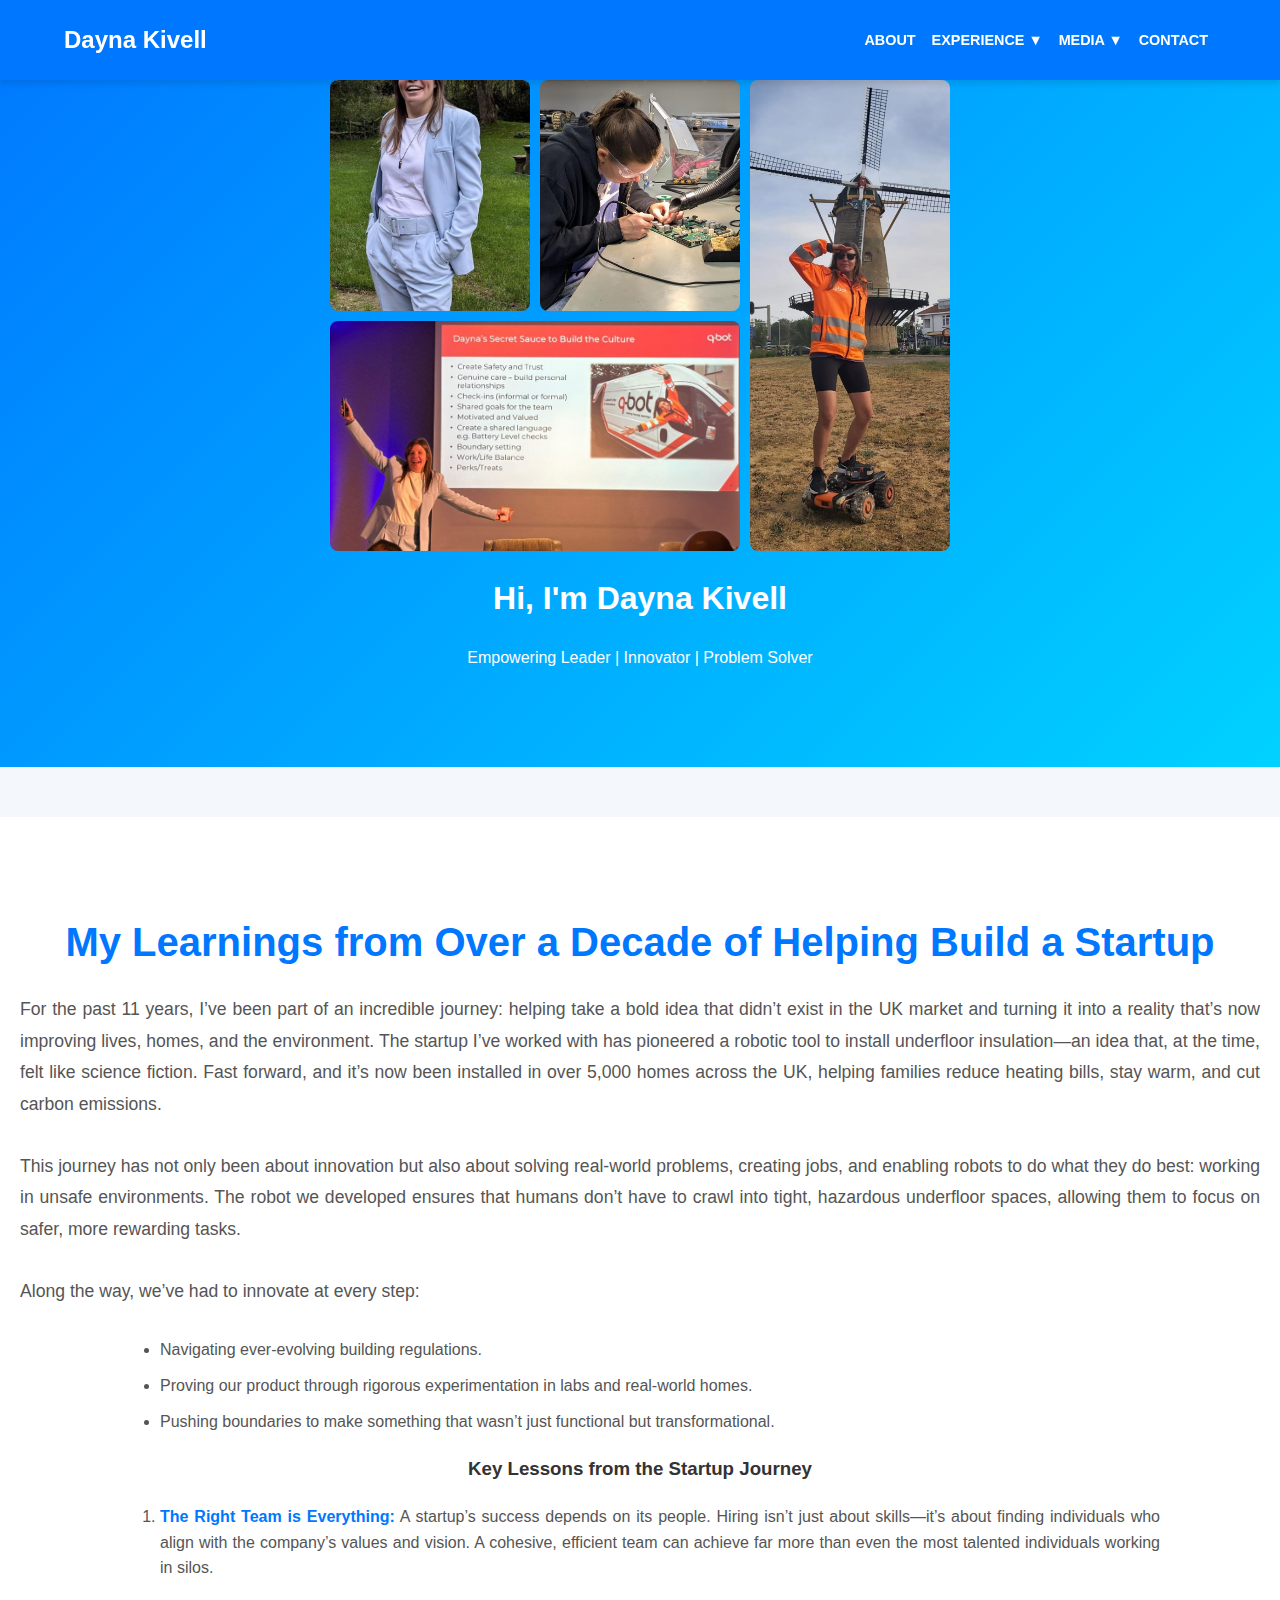
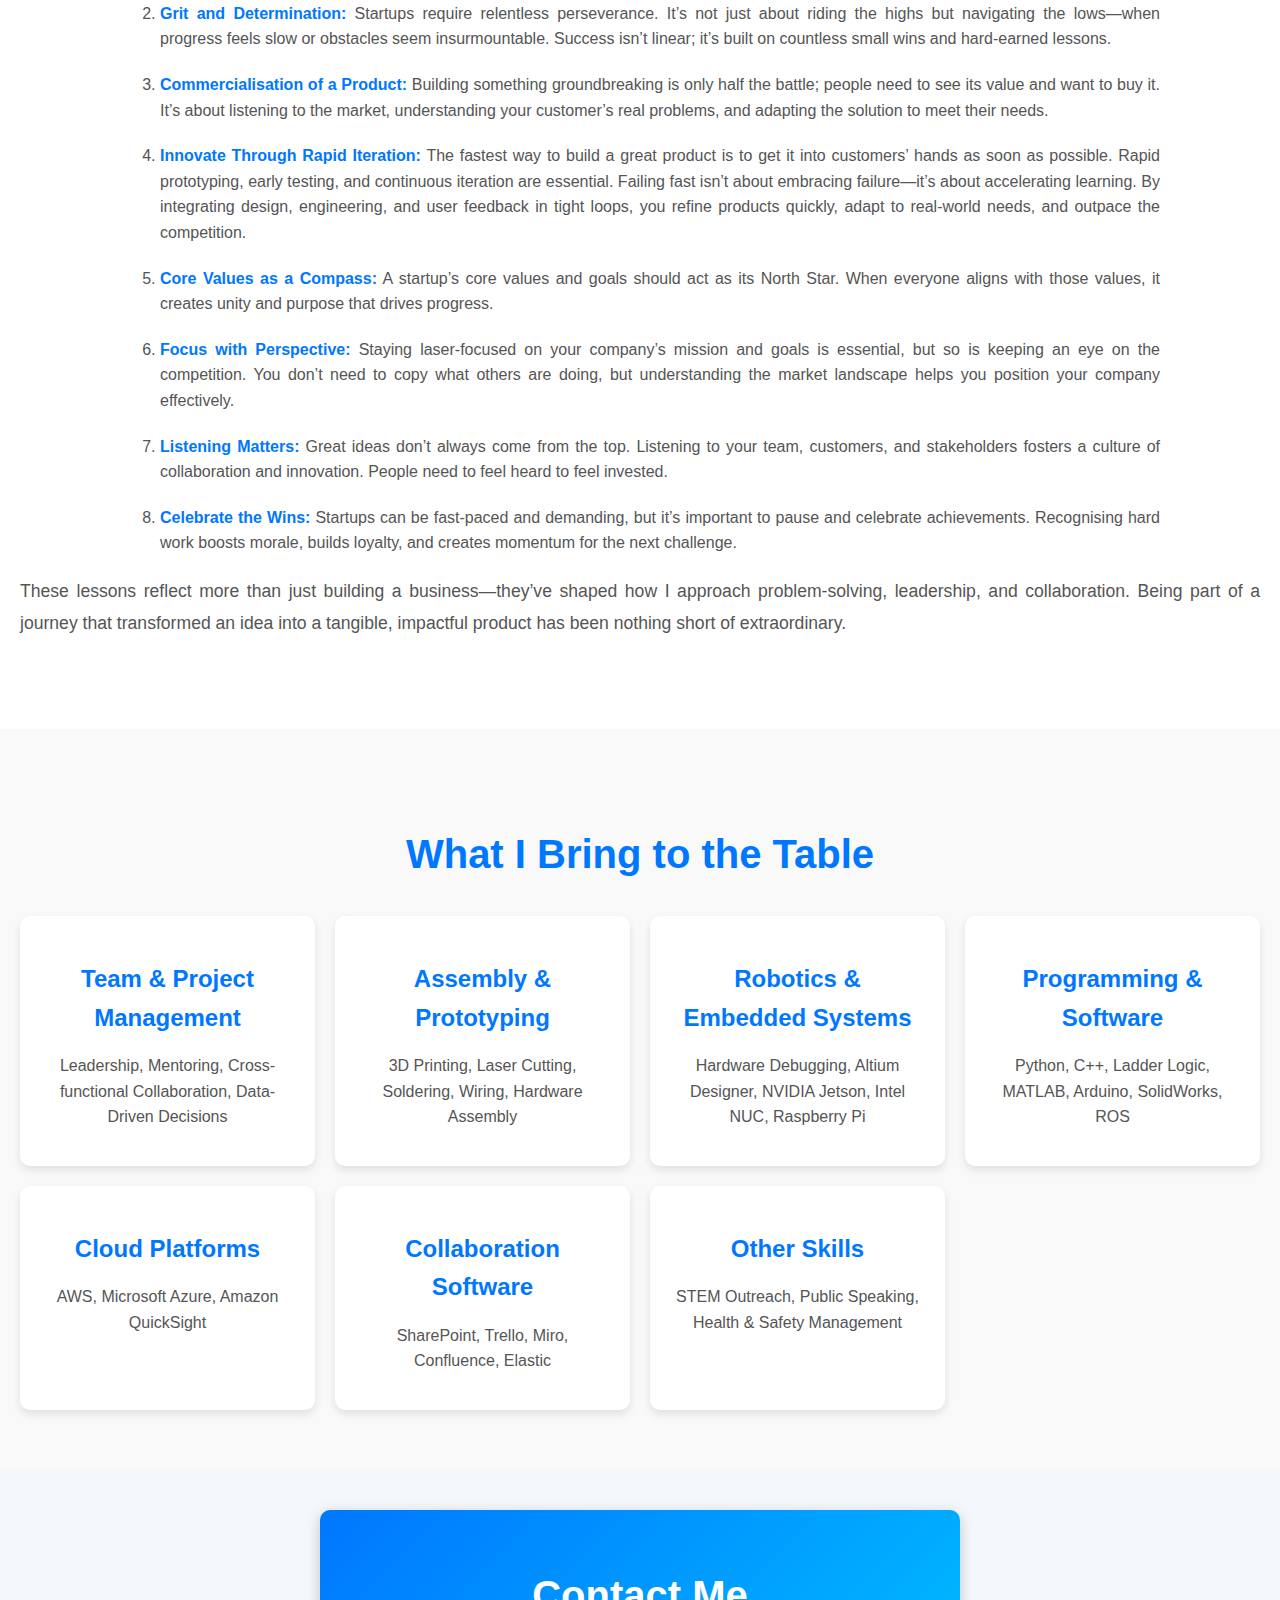
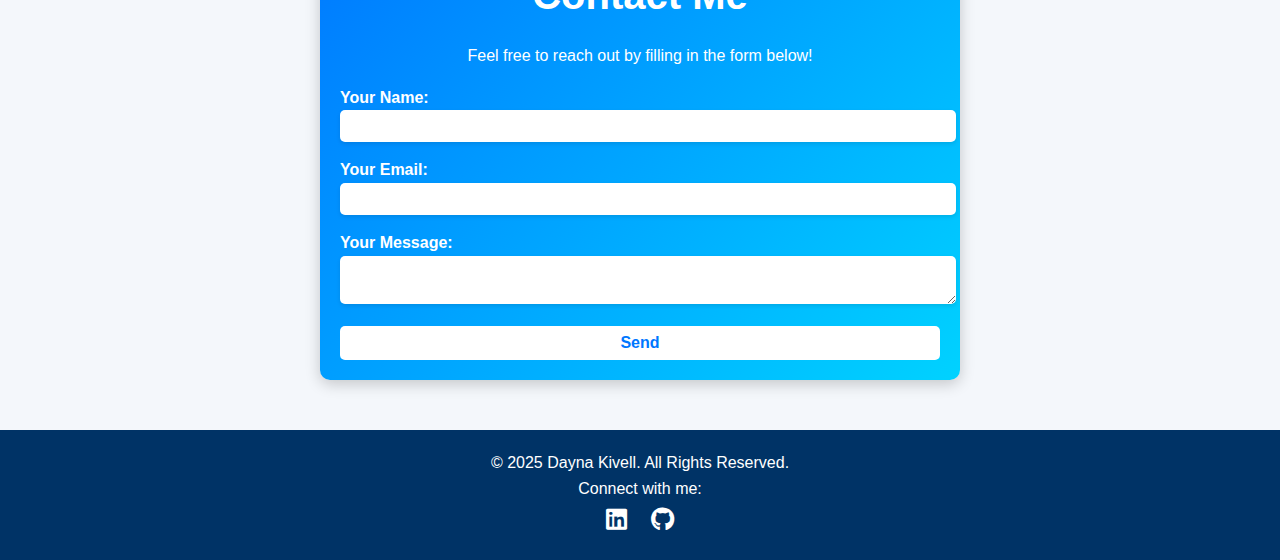
<file: index.html>
<!DOCTYPE html>
<html lang="en">

<!--file:///C:/Users/dayna/OneDrive/Documents/GitHub/DaynaKivell/index.html -->

<head>
  <meta charset="UTF-8">
  <meta name="viewport" content="width=device-width, initial-scale=1.0">
  <title>Your Portfolio</title>
  <link rel="stylesheet" href="styles.css">
  <link rel="icon" type="image/png" href="images/favicon.png">
  <link rel="stylesheet" href="https://cdnjs.cloudflare.com/ajax/libs/font-awesome/6.5.1/css/all.min.css">

  
</head>

<body>
  <header>
    <nav class="navbar">
      <div class="logo">
        <a href="index.html" class="logo-link">Dayna Kivell</a>
      </div>
      <!-- Hamburger Button -->
      <button class="hamburger" aria-label="Toggle navigation">
        <span class="bar"></span>
        <span class="bar"></span>
        <span class="bar"></span>
      </button>
      <!-- Navigation Links -->
      <ul class="nav-links">
        <li><a href="about.html">About</a></li>
        <li class="dropdown">
          <a href="experience.html" class="dropdown-link" data-toggle="dropdown">Experience <span class="dropdown-indicator">▼</span></a>
          <ul class="dropdown-menu">
            <li><a href="experience.html#leadership-and-team-development">Leadership & Team Development</a></li>
            <li><a href="experience.html#technical-innovation-prototyping">Technical Innovation & Prototyping</a></li>
            <li><a href="experience.html#engineering-intelligence">Engineering Intelligence & Operational Strategy</a></li>
            <li><a href="experience.html#outreach-and-stem-engagement">Inspiring the Next Generation: Outreach</a></li>
          </ul>
        </li>
        <li class="dropdown">
          <a href="videos.html" class="dropdown-link" data-toggle="dropdown">Media <span class="dropdown-indicator">▼</span></a>
          <ul class="dropdown-menu">
            <li><a href="videos.html#videos">Videos</a></li>
            <li><a href="videos.html#media-articles">Media Articles</a></li>
            <li><a href="videos.html#papers">Thesis & Papers</a></li>
          </ul>
        </li>
        <li><a href="#contact">Contact</a></li>
      </ul>
    </nav>
  </header>
  

  <main>
    <section id="hero">
      <div class="image-container">
    <img src="images/hero/field_service_EU.jpg" class="bottom">
    <img src="images/hero/Netherlands_installs.jpg" class="right">
    <img src="images/hero/pcb.jpg" class="top-right">
    <img src="images/hero/bio_image2.jpg" class="top-left">
      </div>
      <h1>Hi, I'm Dayna Kivell</h1>
      <p> Empowering Leader | Innovator  | Problem Solver</p> 
    </section>

    <section id="about">
      <h2>My Learnings from Over a Decade of Helping Build a Startup</h2>
      <p>For the past 11 years, I’ve been part of an incredible journey: helping take a bold idea that didn’t exist in the UK market and turning it into a reality that’s now improving lives, homes, and the environment. The startup I’ve worked with has pioneered a robotic tool to install underfloor insulation—an idea that, at the time, felt like science fiction. Fast forward, and it’s now been installed in over 5,000 homes across the UK, helping families reduce heating bills, stay warm, and cut carbon emissions.</p>

      <p>This journey has not only been about innovation but also about solving real-world problems, creating jobs, and enabling robots to do what they do best: working in unsafe environments. The robot we developed ensures that humans don’t have to crawl into tight, hazardous underfloor spaces, allowing them to focus on safer, more rewarding tasks.</p>

      <p> Along the way, we’ve had to innovate at every step:</p>
      <ul>
        <li>Navigating ever-evolving building regulations.</li>
        <li>Proving our product through rigorous experimentation in labs and real-world homes.</li>
        <li>Pushing boundaries to make something that wasn’t just functional but transformational.</li>
      </ul>

      <h3>Key Lessons from the Startup Journey</h3>
      <ol>
        <li><strong>The Right Team is Everything:</strong> A startup’s success depends on its people. Hiring isn’t just about skills—it’s about finding individuals who align with the company’s values and vision. A cohesive, efficient team can achieve far more than even the most talented individuals working in silos.</li>
        <li><strong>Grit and Determination:</strong> Startups require relentless perseverance. It’s not just about riding the highs but navigating the lows—when progress feels slow or obstacles seem insurmountable. Success isn’t linear; it’s built on countless small wins and hard-earned lessons.</li>
        <li><strong>Commercialisation of a Product:</strong> Building something groundbreaking is only half the battle; people need to see its value and want to buy it. It’s about listening to the market, understanding your customer’s real problems, and adapting the solution to meet their needs.</li>
        <li><strong>Innovate Through Rapid Iteration:</strong> The fastest way to build a great product is to get it into customers’ hands as soon as possible. Rapid prototyping, early testing, and continuous iteration are essential. Failing fast isn’t about embracing failure—it’s about accelerating learning. By integrating design, engineering, and user feedback in tight loops, you refine products quickly, adapt to real-world needs, and outpace the competition.</li>
        <li><strong>Core Values as a Compass:</strong> A startup’s core values and goals should act as its North Star. When everyone aligns with those values, it creates unity and purpose that drives progress.</li>
        <li><strong>Focus with Perspective:</strong> Staying laser-focused on your company’s mission and goals is essential, but so is keeping an eye on the competition. You don’t need to copy what others are doing, but understanding the market landscape helps you position your company effectively.</li>
        <li><strong>Listening Matters:</strong> Great ideas don’t always come from the top. Listening to your team, customers, and stakeholders fosters a culture of collaboration and innovation. People need to feel heard to feel invested.</li>
        <li><strong>Celebrate the Wins:</strong> Startups can be fast-paced and demanding, but it’s important to pause and celebrate achievements. Recognising hard work boosts morale, builds loyalty, and creates momentum for the next challenge.</li>
    </ol>

      <p>These lessons reflect more than just building a business—they’ve shaped how I approach problem-solving, leadership, and collaboration. Being part of a journey that transformed an idea into a tangible, impactful product has been nothing short of extraordinary.</p>
    </section>
  
    <section id="what-i-bring">
      <h2>What I Bring to the Table</h2>
      <div class="skills-grid">
        <div class="skill-item">
          <h3>Team & Project Management</h3>
          <p>Leadership, Mentoring, Cross-functional Collaboration, Data-Driven Decisions</p>
        </div>
        <div class="skill-item">
          <h3>Assembly & Prototyping</h3>
          <p>3D Printing, Laser Cutting, Soldering, Wiring, Hardware Assembly</p>
        </div>
        <div class="skill-item">
          <h3>Robotics & Embedded Systems</h3>
          <p>Hardware Debugging, Altium Designer, NVIDIA Jetson, Intel NUC, Raspberry Pi </p>
        </div>
        <div class="skill-item">
          <h3>Programming & Software</h3>
          <p>Python, C++, Ladder Logic, MATLAB, Arduino, SolidWorks, ROS</p>
        </div>
        <div class="skill-item">
          <h3>Cloud Platforms</h3>
          <p>AWS, Microsoft Azure, Amazon QuickSight</p>
        </div>
        <div class="skill-item">
          <h3>Collaboration Software</h3>
          <p>SharePoint, Trello, Miro, Confluence, Elastic</p>
        </div>
        <div class="skill-item">
          <h3>Other Skills</h3>
          <p>STEM Outreach, Public Speaking, Health & Safety Management</p>
        </div>
      </div>
    </section>
    
    
    

    <section id="contact">
      <h2>Contact Me</h2>
      <p>Feel free to reach out by filling in the form below!</p>
      <form action="https://formspree.io/f/mlddzlpn" method="POST">
        <label>Your Name:
          <input type="text" name="name" required>
        </label>
        <label>Your Email:
          <input type="email" name="email" required>
        </label>
        <label>Your Message:
          <textarea name="message" required></textarea>
        </label>
        <button type="submit">Send</button>
      </form>
    </section>

    </main>

  <footer>
    <p>© 2025 Dayna Kivell. All Rights Reserved.</p>
    <p>Connect with me:</p>
        <div class="social-links">
            <a href="https://linkedin.com/in/dayna-kivell-681b947b/" target="_blank"><i class="fab fa-linkedin"></i></a>
            <a href="https://github.com/DaynaKivell" target="_blank"><i class="fab fa-github"></i></a>
        </div>
  </footer>

  
  <script src="scripts.js"></script> <!-- JavaScript file to handle dropdown toggle -->

</body>

</html>
</file>
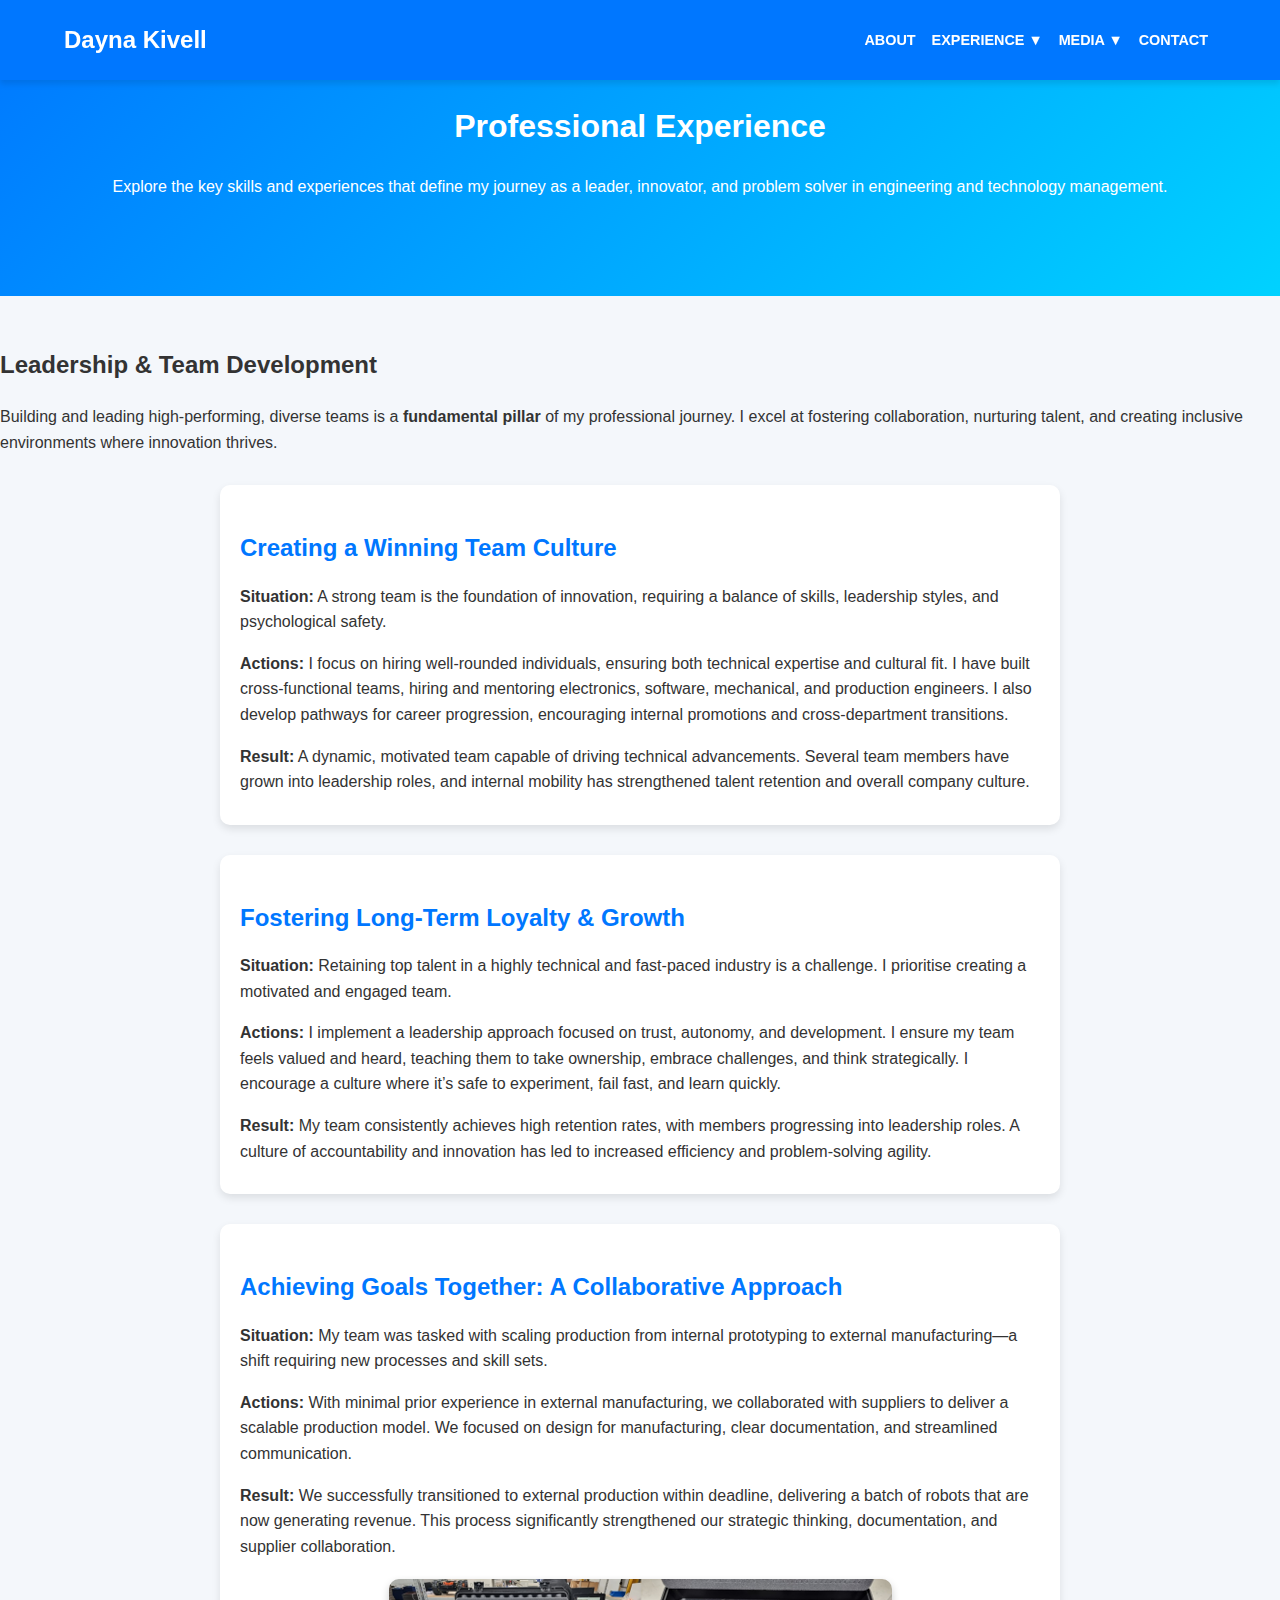
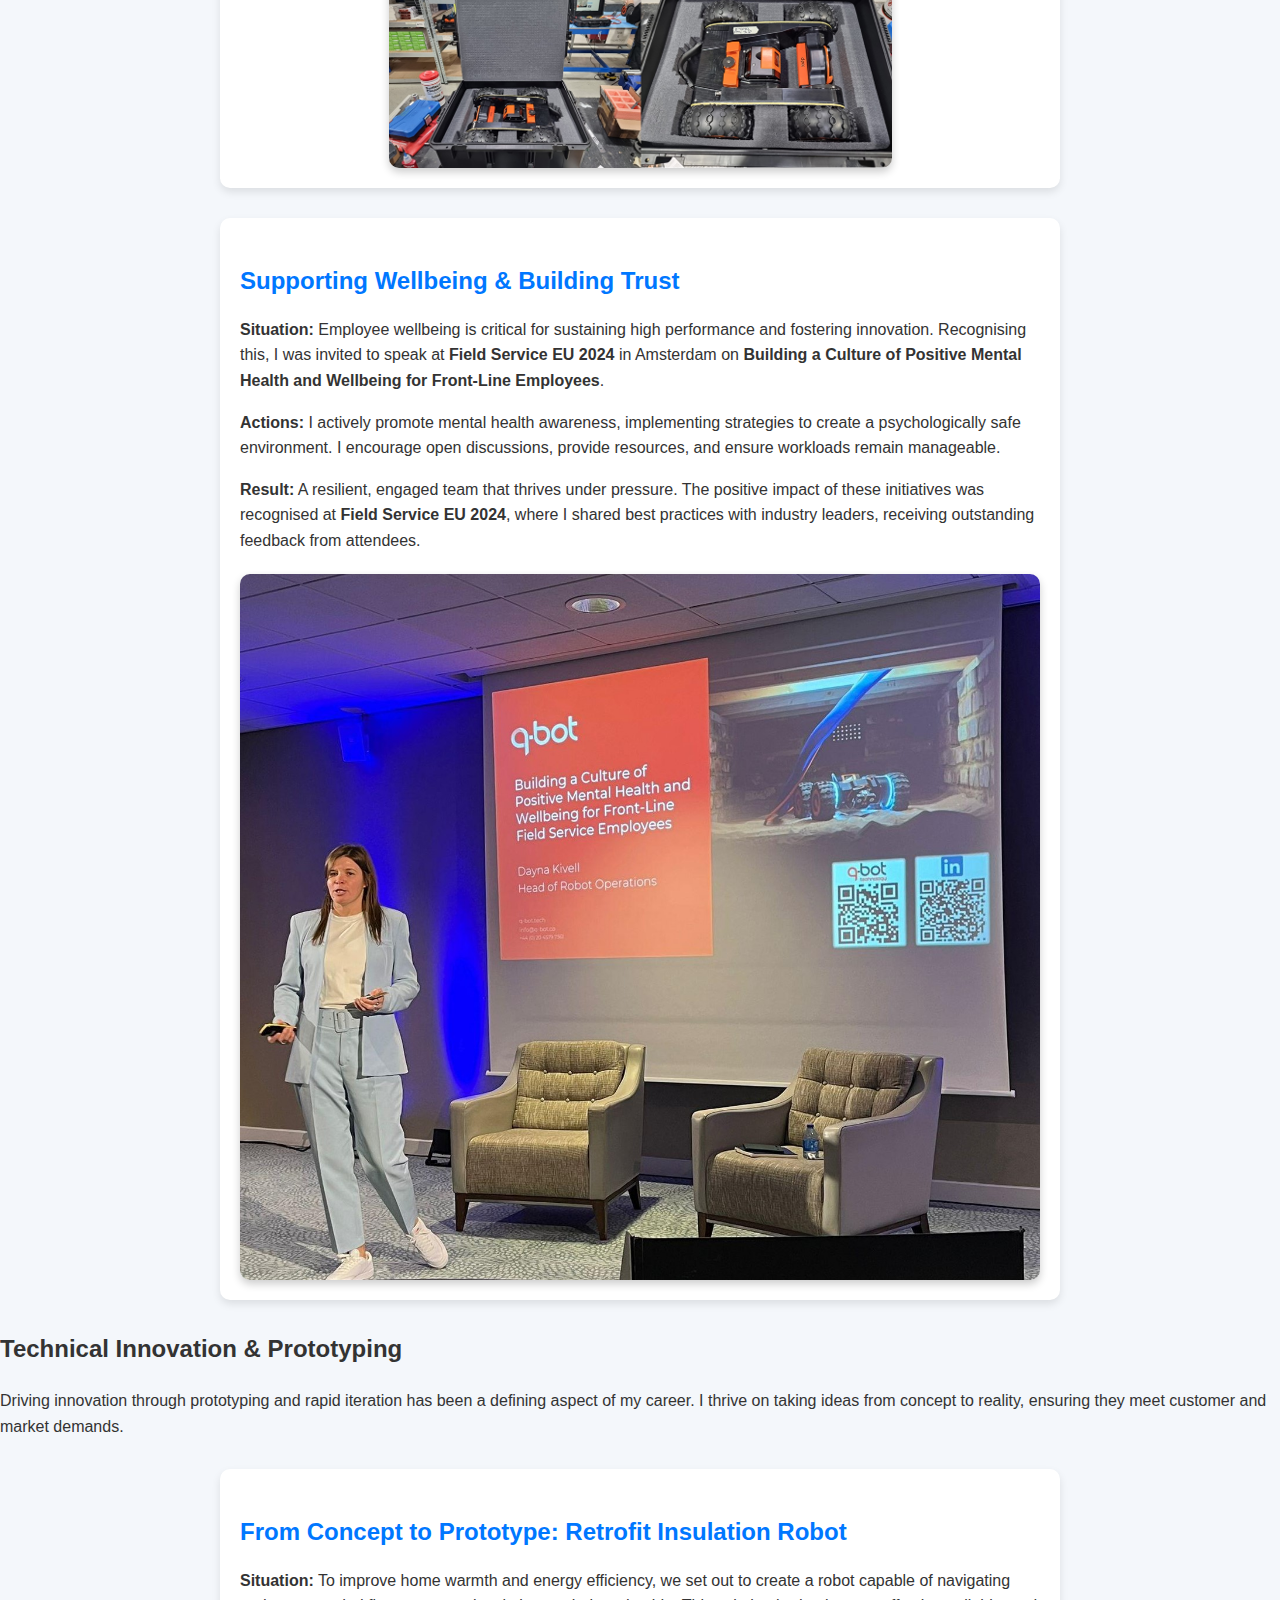
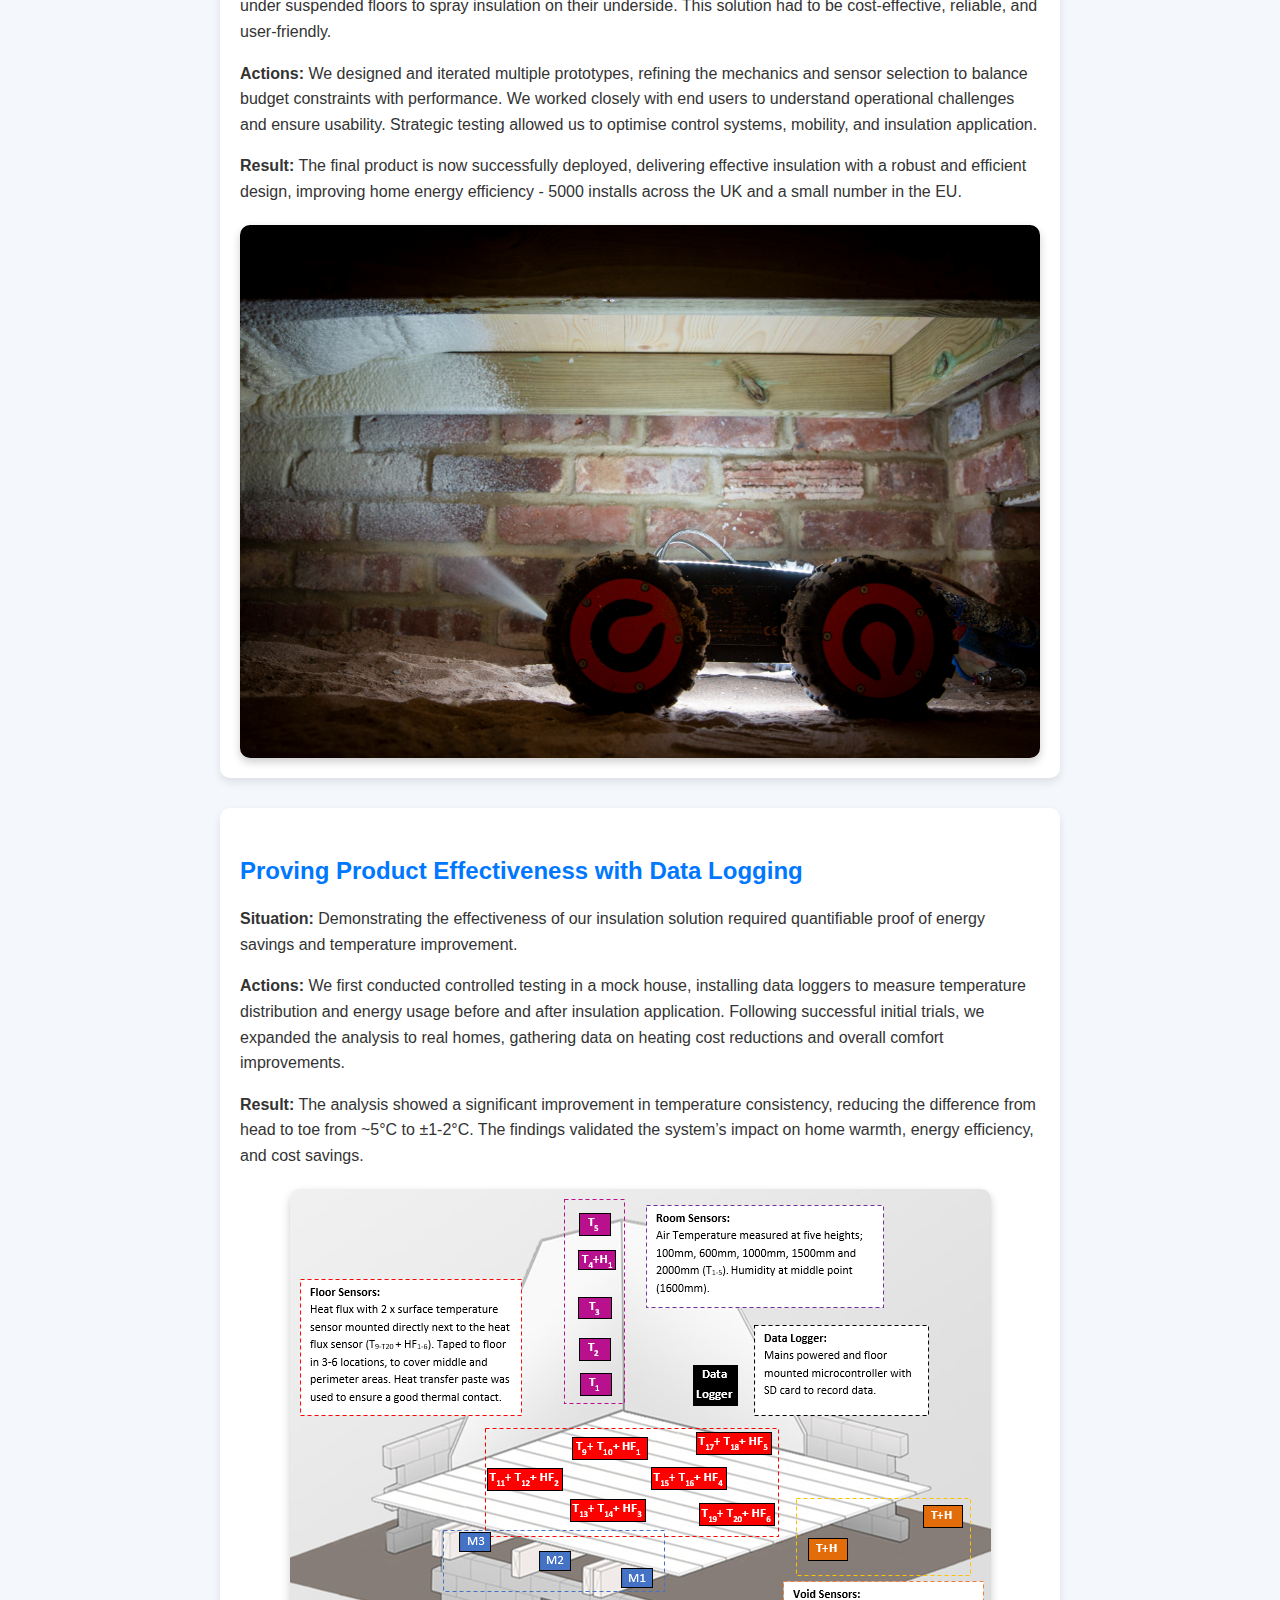
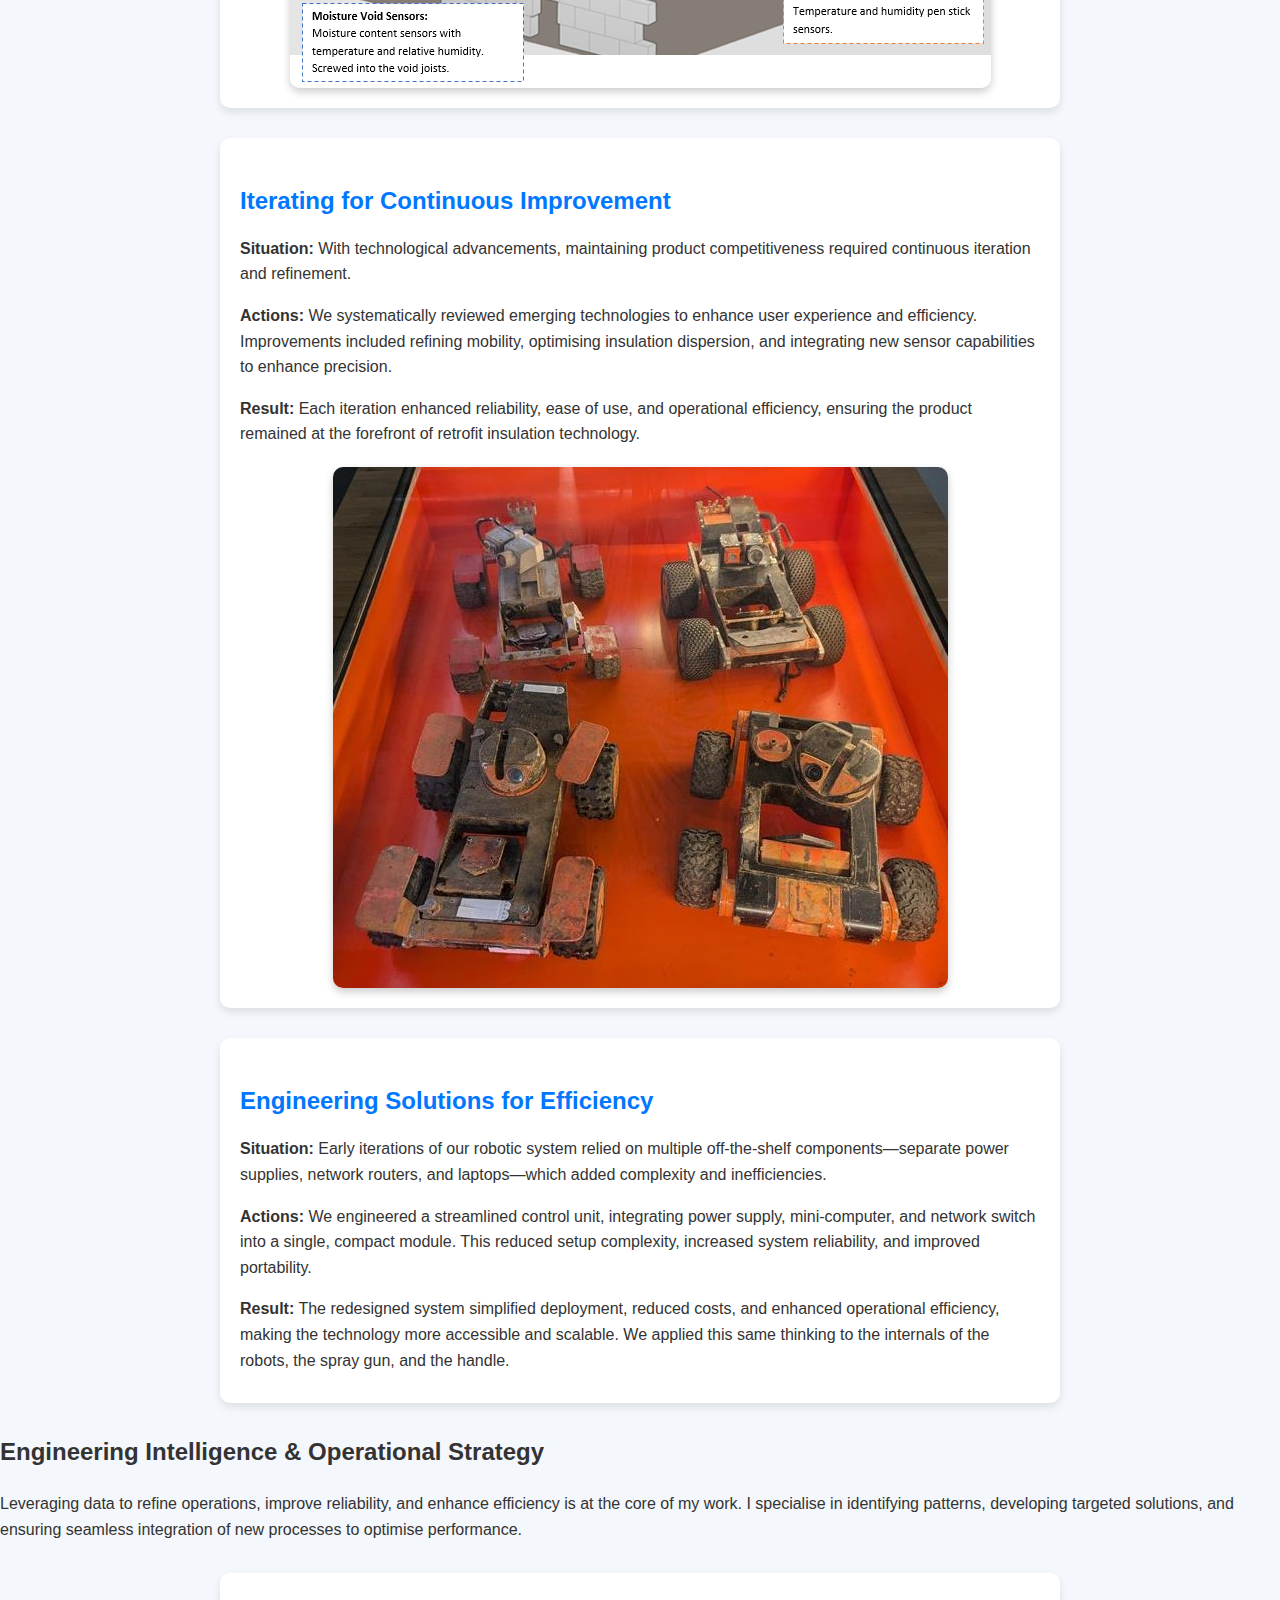
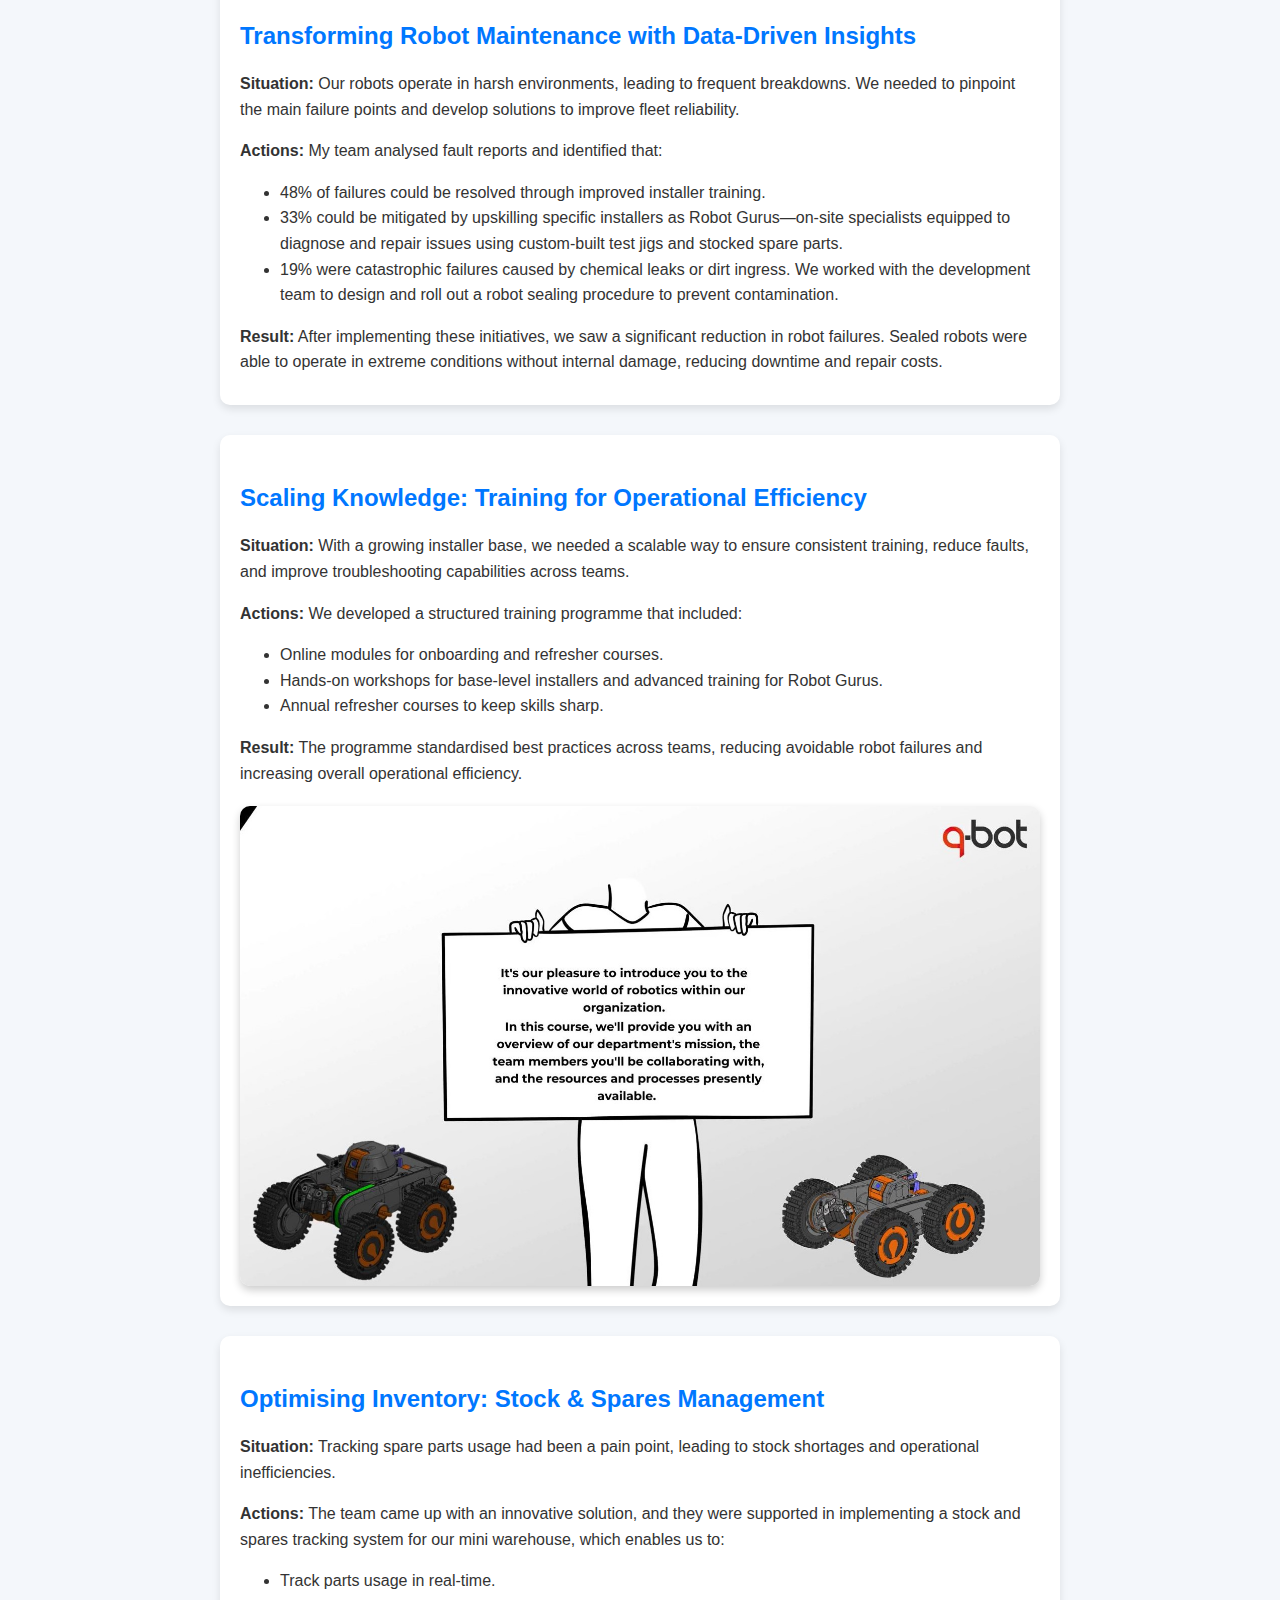
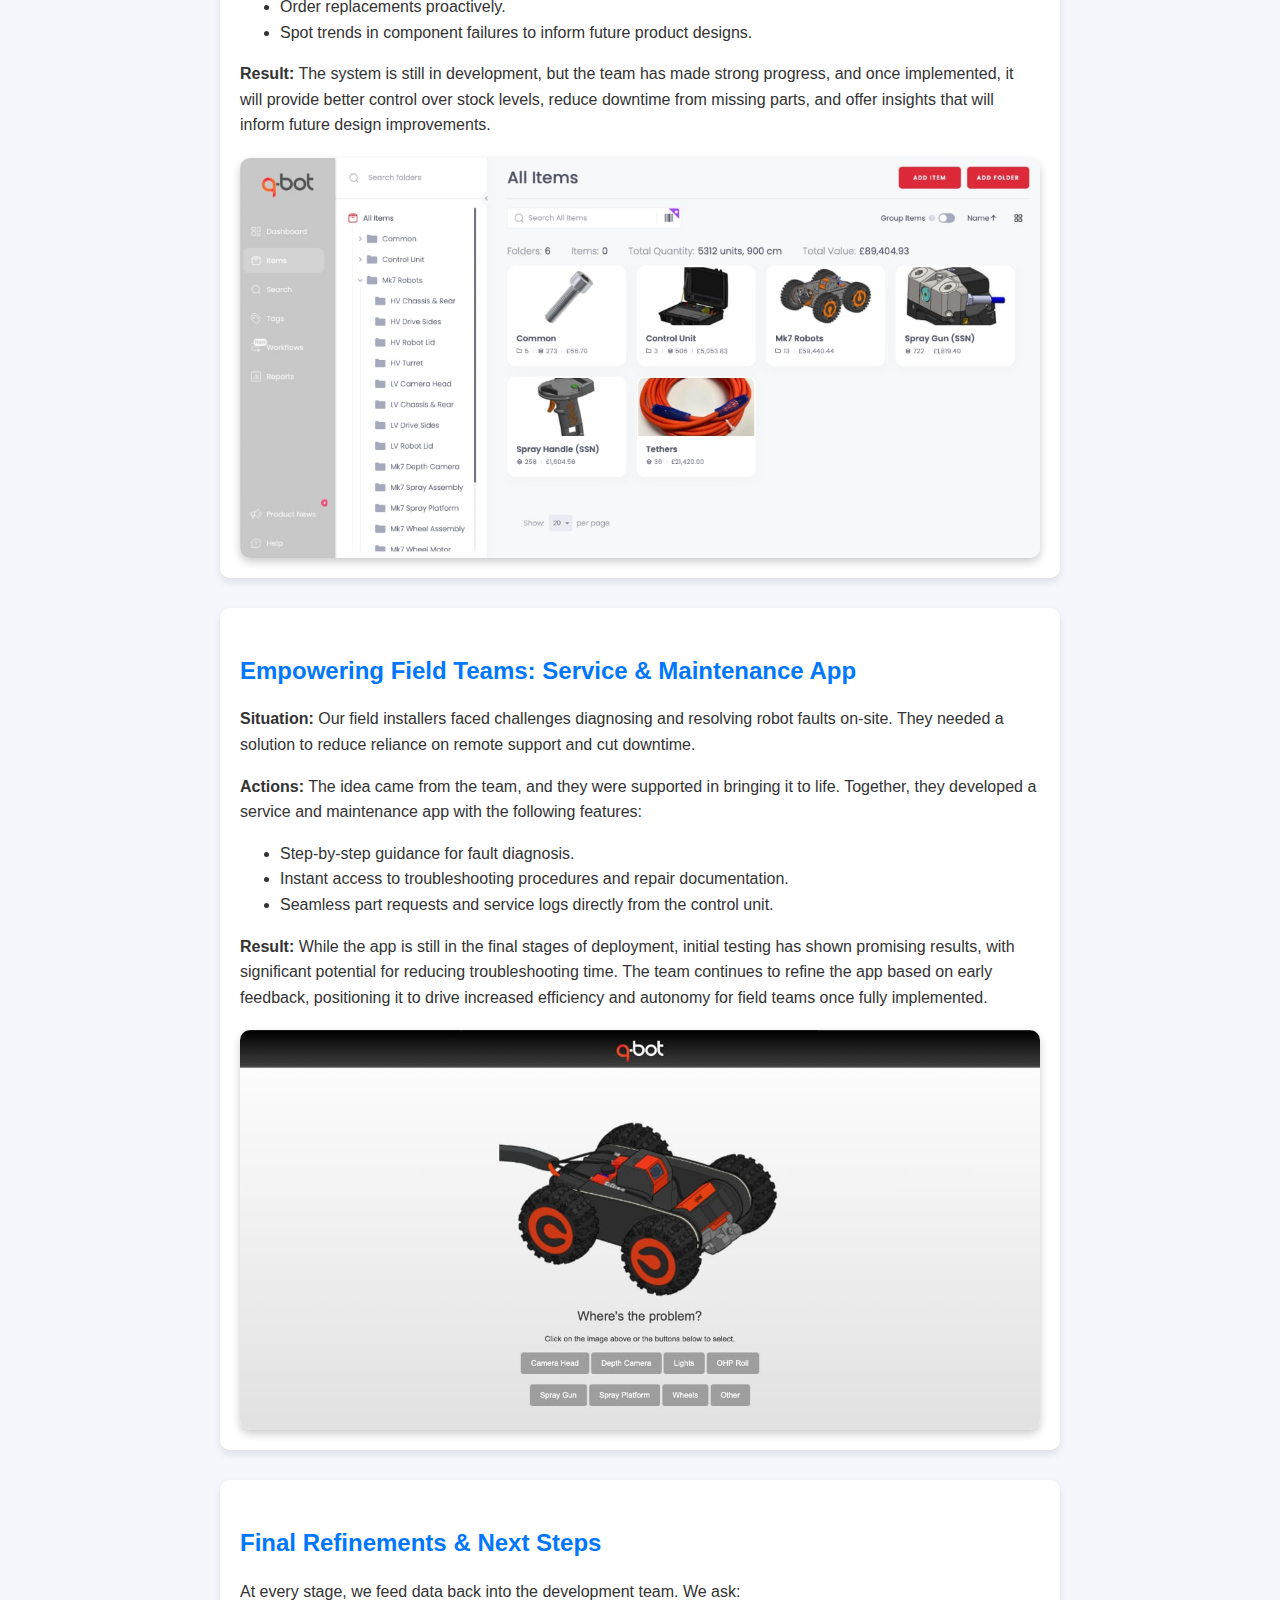
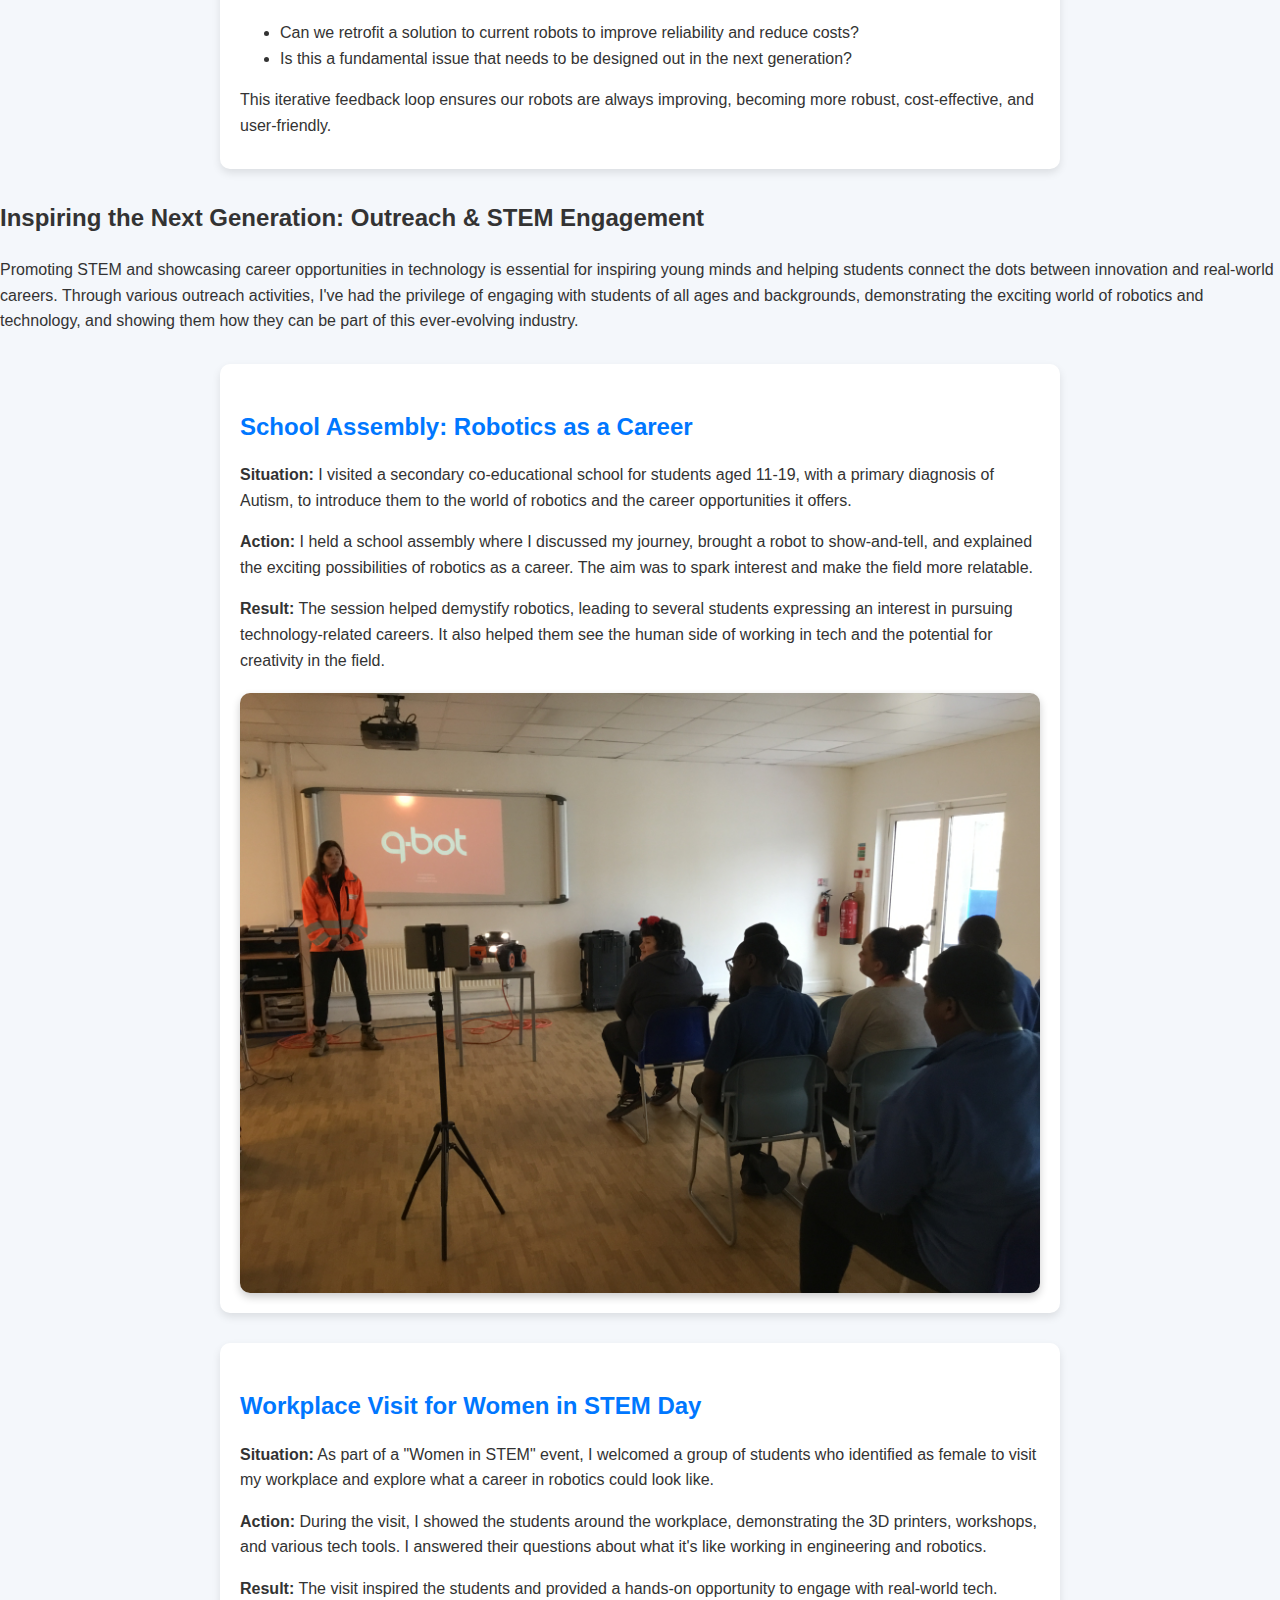
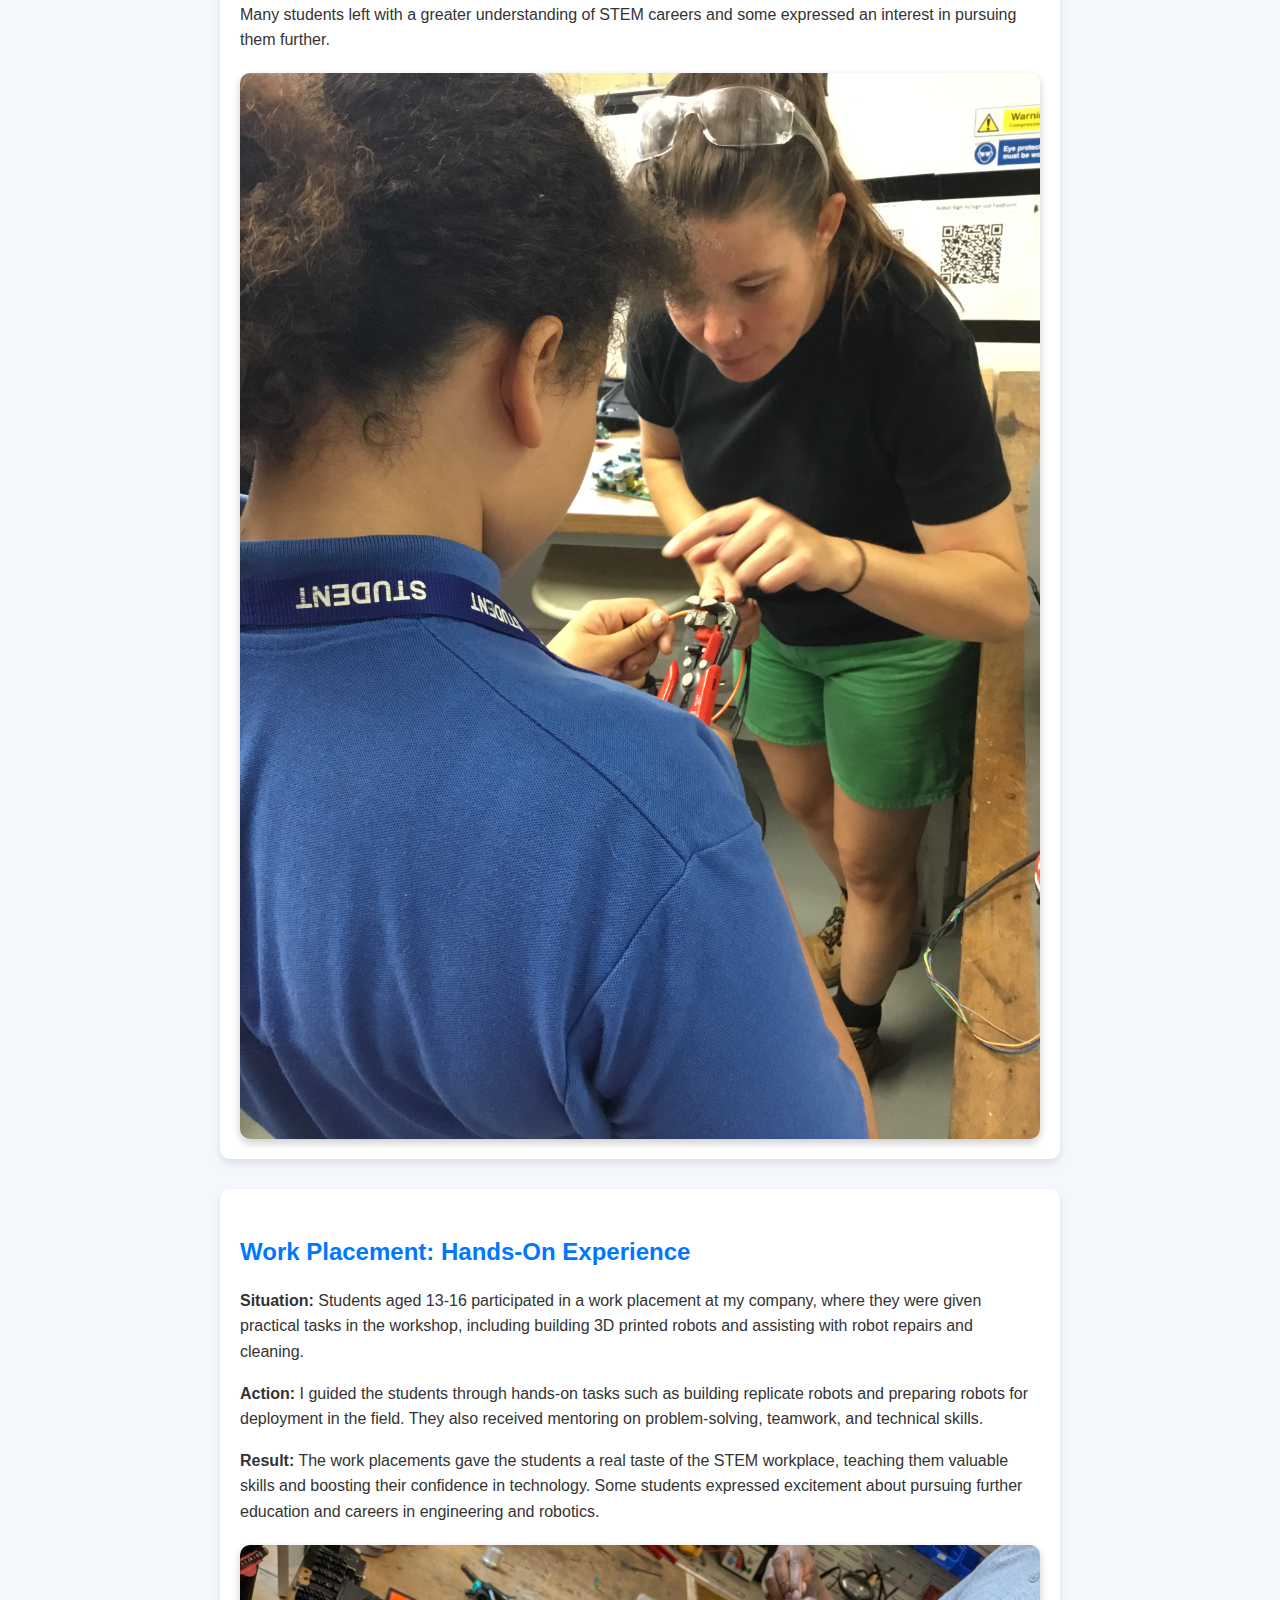
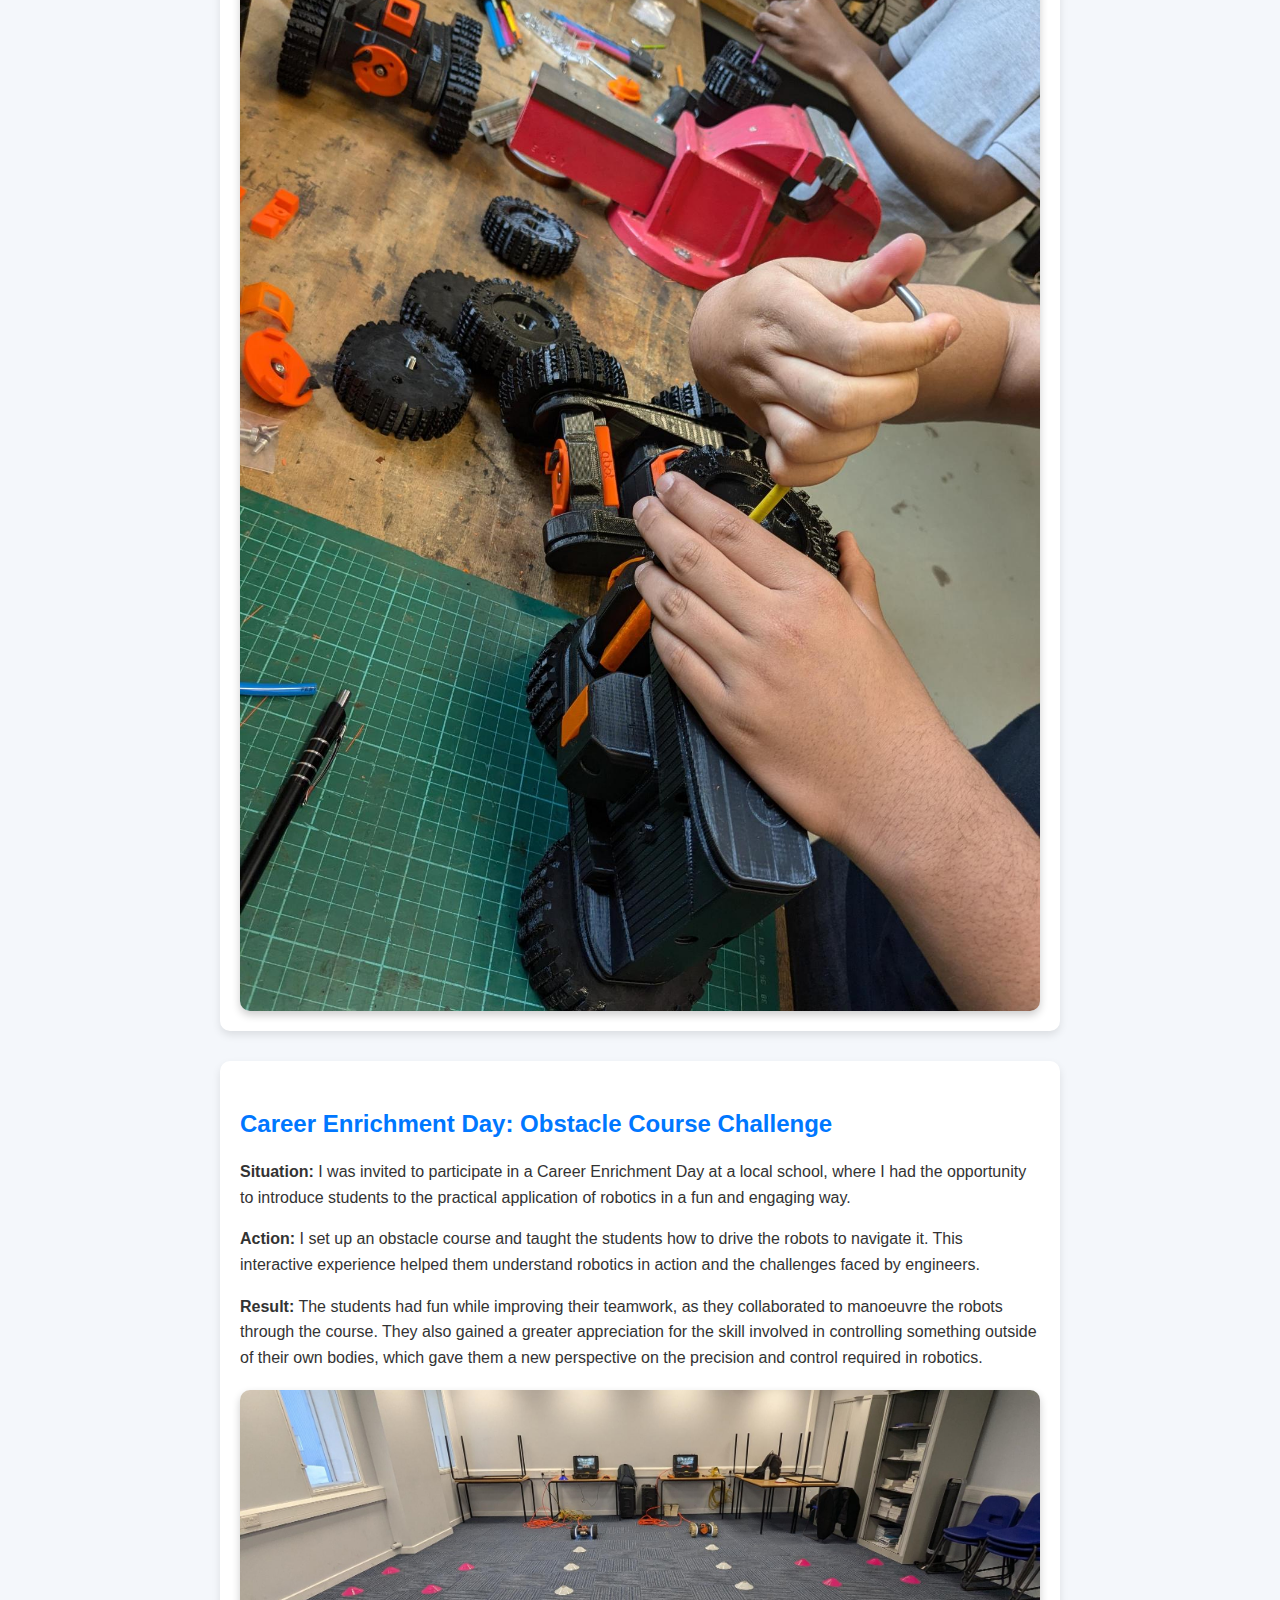
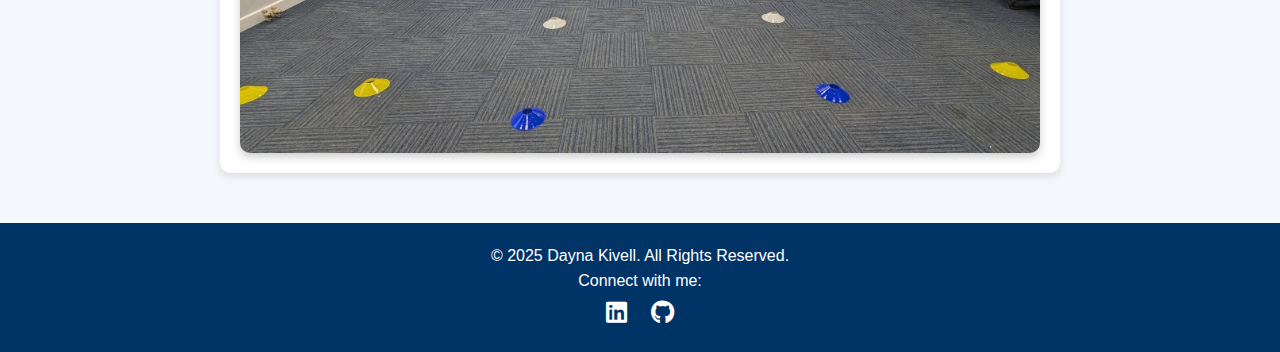
<file: experience.html>
<!DOCTYPE html>
<html lang="en">

<head>
  <meta charset="UTF-8">
  <meta name="viewport" content="width=device-width, initial-scale=1.0">
  <title>Experience - Dayna Kivell</title>
  <link rel="stylesheet" href="styles.css">
  <link rel="icon" type="image/png" href="images/favicon.png">
  <link rel="stylesheet" href="https://cdnjs.cloudflare.com/ajax/libs/font-awesome/6.5.1/css/all.min.css">
</head>

<body>
  <header>
    <nav class="navbar">
      <div class="logo">
        <a href="index.html" class="logo-link">Dayna Kivell</a>
      </div>
      <!-- Hamburger Button -->
      <button class="hamburger" aria-label="Toggle navigation">
        <span class="bar"></span>
        <span class="bar"></span>
        <span class="bar"></span>
      </button>
      <!-- Navigation Links -->
      <ul class="nav-links">
        <li><a href="about.html">About</a></li>
        <li class="dropdown">
          <a href="experience.html" class="dropdown-link" data-toggle="dropdown">Experience <span class="dropdown-indicator">▼</span></a>
          <ul class="dropdown-menu">
            <li><a href="experience.html#leadership-and-team-development">Leadership & Team Development</a></li>
            <li><a href="experience.html#technical-innovation-prototyping">Technical Innovation & Prototyping</a></li>
            <li><a href="experience.html#engineering-intelligence">Engineering Intelligence & Operational Strategy</a></li>
            <li><a href="experience.html#outreach-and-stem-engagement">Inspiring the Next Generation: Outreach</a></li>
          </ul>
        </li>
        <li class="dropdown">
          <a href="videos.html" class="dropdown-link" data-toggle="dropdown">Media <span class="dropdown-indicator">▼</span></a>
          <ul class="dropdown-menu">
            <li><a href="videos.html#videos">Videos</a></li>
            <li><a href="videos.html#media-articles">Media Articles</a></li>
            <li><a href="videos.html#papers">Thesis & Papers</a></li>
          </ul>
        </li>
        <li><a href="index.html#contact">Contact</a></li>
      </ul>
    </nav>
  </header>
  

<main>
    <section id="hero">
      <h1>Professional Experience</h1>
      <p>Explore the key skills and experiences that define my journey as a leader, innovator, and problem solver in engineering and technology management.</p>
    </section>

    <!-- Leadership & Team Development Section -->
    <section id="leadership-and-team-development">
      <h2>Leadership & Team Development</h2>
      <p>Building and leading high-performing, diverse teams is a <strong>fundamental pillar</strong> of my professional journey. I excel at fostering collaboration, nurturing talent, and creating inclusive environments where innovation thrives.</p>

      <div class="example">
        <h3>Creating a Winning Team Culture</h3>
        <p><strong>Situation:</strong> A strong team is the foundation of innovation, requiring a balance of skills, leadership styles, and psychological safety.</p>
        <p><strong>Actions:</strong> I focus on hiring well-rounded individuals, ensuring both technical expertise and cultural fit. I have built cross-functional teams, hiring and mentoring electronics, software, mechanical, and production engineers. I also develop pathways for career progression, encouraging internal promotions and cross-department transitions.</p>
        <p><strong>Result:</strong> A dynamic, motivated team capable of driving technical advancements. Several team members have grown into leadership roles, and internal mobility has strengthened talent retention and overall company culture.</p>
      </div>

      <div class="example">
        <h3>Fostering Long-Term Loyalty & Growth</h3>
        <p><strong>Situation:</strong> Retaining top talent in a highly technical and fast-paced industry is a challenge. I prioritise creating a motivated and engaged team.</p>
        <p><strong>Actions:</strong> I implement a leadership approach focused on trust, autonomy, and development. I ensure my team feels valued and heard, teaching them to take ownership, embrace challenges, and think strategically. I encourage a culture where it’s safe to experiment, fail fast, and learn quickly.</p>
        <p><strong>Result:</strong> My team consistently achieves high retention rates, with members progressing into leadership roles. A culture of accountability and innovation has led to increased efficiency and problem-solving agility.</p>
      </div>

      <div class="example">
        <h3>Achieving Goals Together: A Collaborative Approach</h3>
        <p><strong>Situation:</strong> My team was tasked with scaling production from internal prototyping to external manufacturing—a shift requiring new processes and skill sets.</p>
        <p><strong>Actions:</strong> With minimal prior experience in external manufacturing, we collaborated with suppliers to deliver a scalable production model. We focused on design for manufacturing, clear documentation, and streamlined communication.</p>
        <p><strong>Result:</strong> We successfully transitioned to external production within deadline, delivering a batch of robots that are now generating revenue. This process significantly strengthened our strategic thinking, documentation, and supplier collaboration.</p>
        <div class="image-container">
          <img src="images/experience/leadership_and_team_dev/external_production.png" alt="external-production" class="example-image">
        </div> 
      </div>


      <div class="example">
        <h3>Supporting Wellbeing & Building Trust</h3>
        <p><strong>Situation:</strong> Employee wellbeing is critical for sustaining high performance and fostering innovation. Recognising this, I was invited to speak at <strong>Field Service EU 2024</strong> in Amsterdam on <strong>Building a Culture of Positive Mental Health and Wellbeing for Front-Line Employees</strong>.</p>
        <p><strong>Actions:</strong> I actively promote mental health awareness, implementing strategies to create a psychologically safe environment. I encourage open discussions, provide resources, and ensure workloads remain manageable.</p>
        <p><strong>Result:</strong> A resilient, engaged team that thrives under pressure. The positive impact of these initiatives was recognised at <strong>Field Service EU 2024</strong>, where I shared best practices with industry leaders, receiving outstanding feedback from attendees.</p>
        <div class="image-container">
          <img src="images/experience/leadership_and_team_dev/field_service_EU2.jpg" alt="health-and-wellbeing" class="example-image">
        </div>      
      </div>
    </section>


    <!-- Technical Innovation & Prototyping Section -->
    <section id="technical-innovation-prototyping">
      <h2>Technical Innovation & Prototyping</h2>
      <p>Driving innovation through prototyping and rapid iteration has been a defining aspect of my career. I thrive on taking ideas from concept to reality, ensuring they meet customer and market demands.</p>

      <div class="example">
        <h3>From Concept to Prototype: Retrofit Insulation Robot</h3>
        <p><strong>Situation:</strong> To improve home warmth and energy efficiency, we set out to create a robot capable of navigating under suspended floors to spray insulation on their underside. This solution had to be cost-effective, reliable, and user-friendly.</p>
        <p><strong>Actions:</strong> We designed and iterated multiple prototypes, refining the mechanics and sensor selection to balance budget constraints with performance. We worked closely with end users to understand operational challenges and ensure usability. Strategic testing allowed us to optimise control systems, mobility, and insulation application.</p>
        <p><strong>Result:</strong> The final product is now successfully deployed, delivering effective insulation with a robust and efficient design, improving home energy efficiency - 5000 installs across the UK and a small number in the EU.</p>
        <div class="image-container">
          <img src="images/experience/technical_innovation/spraying_robot.jpg" alt="Retrofit Insulation Robot" class="example-image">
        </div>
      </div>

      <div class="example">
        <h3>Proving Product Effectiveness with Data Logging</h3>
        <p><strong>Situation:</strong> Demonstrating the effectiveness of our insulation solution required quantifiable proof of energy savings and temperature improvement.</p>
        <p><strong>Actions:</strong> We first conducted controlled testing in a mock house, installing data loggers to measure temperature distribution and energy usage before and after insulation application. Following successful initial trials, we expanded the analysis to real homes, gathering data on heating cost reductions and overall comfort improvements.</p>
        <p><strong>Result:</strong> The analysis showed a significant improvement in temperature consistency, reducing the difference from head to toe from ~5°C to ±1-2°C. The findings validated the system’s impact on home warmth, energy efficiency, and cost savings.</p>
        <div class="image-container">
          <img src="images/experience/technical_innovation/data_logger.png" alt="Data Logging System" class="example-image">
        </div>
      </div>
      

      <div class="example">
        <h3>Iterating for Continuous Improvement</h3>
        <p><strong>Situation:</strong> With technological advancements, maintaining product competitiveness required continuous iteration and refinement.</p>
        <p><strong>Actions:</strong> We systematically reviewed emerging technologies to enhance user experience and efficiency. Improvements included refining mobility, optimising insulation dispersion, and integrating new sensor capabilities to enhance precision.</p>
        <p><strong>Result:</strong> Each iteration enhanced reliability, ease of use, and operational efficiency, ensuring the product remained at the forefront of retrofit insulation technology.</p>
        <div class="image-container">
          <img src="images/experience/technical_innovation/iterative_design.jpg" alt="Iteration Process" class="example-image">
        </div>
      </div>

      <div class="example">
        <h3>Engineering Solutions for Efficiency</h3>
        <p><strong>Situation:</strong> Early iterations of our robotic system relied on multiple off-the-shelf components—separate power supplies, network routers, and laptops—which added complexity and inefficiencies.</p>
        <p><strong>Actions:</strong> We engineered a streamlined control unit, integrating power supply, mini-computer, and network switch into a single, compact module. This reduced setup complexity, increased system reliability, and improved portability.</p>
        <p><strong>Result:</strong> The redesigned system simplified deployment, reduced costs, and enhanced operational efficiency, making the technology more accessible and scalable. We applied this same thinking to the internals of the robots, the spray gun, and the handle.</p>
     <!--   <div class="image-container">
          <img src="images/control_unit.jpg" alt="Integrated Control Unit" class="example-image">
        </div> -->
      </div>
    </section>


   <!-- Engineering Intelligence & Operational Strategy Section -->
<section id="engineering-intelligence">
  <h2>Engineering Intelligence & Operational Strategy</h2>
  <p>Leveraging data to refine operations, improve reliability, and enhance efficiency is at the core of my work. I specialise in identifying patterns, developing targeted solutions, and ensuring seamless integration of new processes to optimise performance.</p>
</section>

<!-- Transforming Robot Maintenance with Data-Driven Insights Section -->
<div class="example">
  <h3>Transforming Robot Maintenance with Data-Driven Insights</h3>
  <p><strong>Situation:</strong> Our robots operate in harsh environments, leading to frequent breakdowns. We needed to pinpoint the main failure points and develop solutions to improve fleet reliability.</p>
  <p><strong>Actions:</strong> My team analysed fault reports and identified that:</p>
  <ul>
    <li>48% of failures could be resolved through improved installer training.</li>
    <li>33% could be mitigated by upskilling specific installers as Robot Gurus—on-site specialists equipped to diagnose and repair issues using custom-built test jigs and stocked spare parts.</li>
    <li>19% were catastrophic failures caused by chemical leaks or dirt ingress. We worked with the development team to design and roll out a robot sealing procedure to prevent contamination.</li>
  </ul>
  <p><strong>Result:</strong> After implementing these initiatives, we saw a significant reduction in robot failures. Sealed robots were able to operate in extreme conditions without internal damage, reducing downtime and repair costs.</p>
  <!--<div class="image-container"> <img src="images/robot_maintenance.jpg" alt="Robot Maintenance Insights" class="example-image"> </div> -->
  </div>
</section>

<!-- Scaling Knowledge: Training for Operational Efficiency Section -->
<div class="example">
  <h3>Scaling Knowledge: Training for Operational Efficiency</h3>
  <p><strong>Situation:</strong> With a growing installer base, we needed a scalable way to ensure consistent training, reduce faults, and improve troubleshooting capabilities across teams.</p>
  <p><strong>Actions:</strong> We developed a structured training programme that included:</p>
  <ul>
    <li>Online modules for onboarding and refresher courses.</li>
    <li>Hands-on workshops for base-level installers and advanced training for Robot Gurus.</li>
    <li>Annual refresher courses to keep skills sharp.</li>
  </ul>
  <p><strong>Result:</strong> The programme standardised best practices across teams, reducing avoidable robot failures and increasing overall operational efficiency.</p>
  <div class="image-container"> <img src="images/experience/engineering_intelligence/training.JPG" alt="Training Programme for Installers" class="example-image"> </div> 
</div>
</section>

<!-- Optimising Inventory: Stock & Spares Management -->
<div class="example">
  <h3>Optimising Inventory: Stock & Spares Management</h3>
  <p><strong>Situation:</strong> Tracking spare parts usage had been a pain point, leading to stock shortages and operational inefficiencies.</p>
  <p><strong>Actions:</strong> The team came up with an innovative solution, and they were supported in implementing a stock and spares tracking system for our mini warehouse, which enables us to:</p>
  <ul>
    <li>Track parts usage in real-time.</li>
    <li>Order replacements proactively.</li>
    <li>Spot trends in component failures to inform future product designs.</li>
  </ul>
  <p><strong>Result:</strong> The system is still in development, but the team has made strong progress, and once implemented, it will provide better control over stock levels, reduce downtime from missing parts, and offer insights that will inform future design improvements.</p>
  <div class="image-container"> <img src="images/experience/engineering_intelligence/stocks_and_spares.jpg" alt="Stock & Spares Management System" class="example-image"> </div>
</div>
</section>

<!-- Empowering Field Teams: Service & Maintenance App -->
<div class="example">
  <h3>Empowering Field Teams: Service & Maintenance App</h3>
  <p><strong>Situation:</strong> Our field installers faced challenges diagnosing and resolving robot faults on-site. They needed a solution to reduce reliance on remote support and cut downtime.</p>
  <p><strong>Actions:</strong> The idea came from the team, and they were supported in bringing it to life. Together, they developed a service and maintenance app with the following features:</p>
  <ul>
    <li>Step-by-step guidance for fault diagnosis.</li>
    <li>Instant access to troubleshooting procedures and repair documentation.</li>
    <li>Seamless part requests and service logs directly from the control unit.</li>
  </ul>
  <p><strong>Result:</strong> While the app is still in the final stages of deployment, initial testing has shown promising results, with significant potential for reducing troubleshooting time. The team continues to refine the app based on early feedback, positioning it to drive increased efficiency and autonomy for field teams once fully implemented.</p>
  <div class="image-container"> <img src="images/experience/engineering_intelligence/troubleshooter_app.jpg" alt="Service & Maintenance App" class="example-image"> </div>
</div>
</section>


<!-- Final Refinements & Next Steps Section -->
<div class="example">
  <h3>Final Refinements & Next Steps</h3>
  <p>At every stage, we feed data back into the development team. We ask:</p>
  <ul>
    <li>Can we retrofit a solution to current robots to improve reliability and reduce costs?</li>
    <li>Is this a fundamental issue that needs to be designed out in the next generation?</li>
  </ul>
  <p>This iterative feedback loop ensures our robots are always improving, becoming more robust, cost-effective, and user-friendly.</p>
</div>
</section>


    <!-- Outreach & STEM Engagement Section -->
<section id="outreach-and-stem-engagement">
  <h2>Inspiring the Next Generation: Outreach & STEM Engagement</h2>
  <p>Promoting STEM and showcasing career opportunities in technology is essential for inspiring young minds and helping students connect the dots between innovation and real-world careers. Through various outreach activities, I've had the privilege of engaging with students of all ages and backgrounds, demonstrating the exciting world of robotics and technology, and showing them how they can be part of this ever-evolving industry.</p>

  <div class="example">
    <h3>School Assembly: Robotics as a Career</h3>
    <p><strong>Situation:</strong> I visited a secondary co-educational school for students aged 11-19, with a primary diagnosis of Autism, to introduce them to the world of robotics and the career opportunities it offers.</p>
    <p><strong>Action:</strong> I held a school assembly where I discussed my journey, brought a robot to show-and-tell, and explained the exciting possibilities of robotics as a career. The aim was to spark interest and make the field more relatable.</p>
    <p><strong>Result:</strong> The session helped demystify robotics, leading to several students expressing an interest in pursuing technology-related careers. It also helped them see the human side of working in tech and the potential for creativity in the field.</p>
    <div class="image-container">
      <img src="images/experience/outreach/robotics_career.jpeg" alt="School Assembly: Robotics as a Career" class="example-image">
    </div>
  </div>

  <div class="example">
    <h3>Workplace Visit for Women in STEM Day</h3>
    <p><strong>Situation:</strong> As part of a "Women in STEM" event, I welcomed a group of students who identified as female to visit my workplace and explore what a career in robotics could look like.</p>
    <p><strong>Action:</strong> During the visit, I showed the students around the workplace, demonstrating the 3D printers, workshops, and various tech tools. I answered their questions about what it's like working in engineering and robotics.</p>
    <p><strong>Result:</strong> The visit inspired the students and provided a hands-on opportunity to engage with real-world tech. Many students left with a greater understanding of STEM careers and some expressed an interest in pursuing them further.</p>
    <div class="image-container">
      <img src="images/experience/outreach/workplace_visit.jpeg" alt="Workplace Visit for Women in STEM Day" class="example-image">
    </div>
  </div>

  <div class="example">
    <h3>Work Placement: Hands-On Experience</h3>
    <p><strong>Situation:</strong> Students aged 13-16 participated in a work placement at my company, where they were given practical tasks in the workshop, including building 3D printed robots and assisting with robot repairs and cleaning.</p>
    <p><strong>Action:</strong> I guided the students through hands-on tasks such as building replicate robots and preparing robots for deployment in the field. They also received mentoring on problem-solving, teamwork, and technical skills.</p>
    <p><strong>Result:</strong> The work placements gave the students a real taste of the STEM workplace, teaching them valuable skills and boosting their confidence in technology. Some students expressed excitement about pursuing further education and careers in engineering and robotics.</p>
    <div class="image-container">
      <img src="images/experience/outreach/work_placement.jpg" alt="Work Placement: Hands-On Experience" class="example-image">
    </div>
  </div>

  <div class="example">
    <h3>Career Enrichment Day: Obstacle Course Challenge</h3>
    <p><strong>Situation:</strong> I was invited to participate in a Career Enrichment Day at a local school, where I had the opportunity to introduce students to the practical application of robotics in a fun and engaging way.</p>
    <p><strong>Action:</strong> I set up an obstacle course and taught the students how to drive the robots to navigate it. This interactive experience helped them understand robotics in action and the challenges faced by engineers.</p>
    <p><strong>Result:</strong> The students had fun while improving their teamwork, as they collaborated to manoeuvre the robots through the course. They also gained a greater appreciation for the skill involved in controlling something outside of their own bodies, which gave them a new perspective on the precision and control required in robotics.</p>
    <div class="image-container">
      <img src="images/experience/outreach/obstacle_course_challenge.jpg" alt="Career Enrichment Day: Obstacle Course Challenge" class="example-image">
    </div>
  </div>
</section>


  </main>

  <footer>
    <p>© 2025 Dayna Kivell. All Rights Reserved.</p>
    <p>Connect with me:</p>
        <div class="social-links">
            <a href="https://linkedin.com/in/dayna-kivell-681b947b/" target="_blank"><i class="fab fa-linkedin"></i></a>
            <a href="https://github.com/DaynaKivell" target="_blank"><i class="fab fa-github"></i></a>
        </div>
  </footer>

  <script src="scripts.js"></script> <!-- JavaScript file to handle dropdown toggle -->
</body>

</html>
</file>
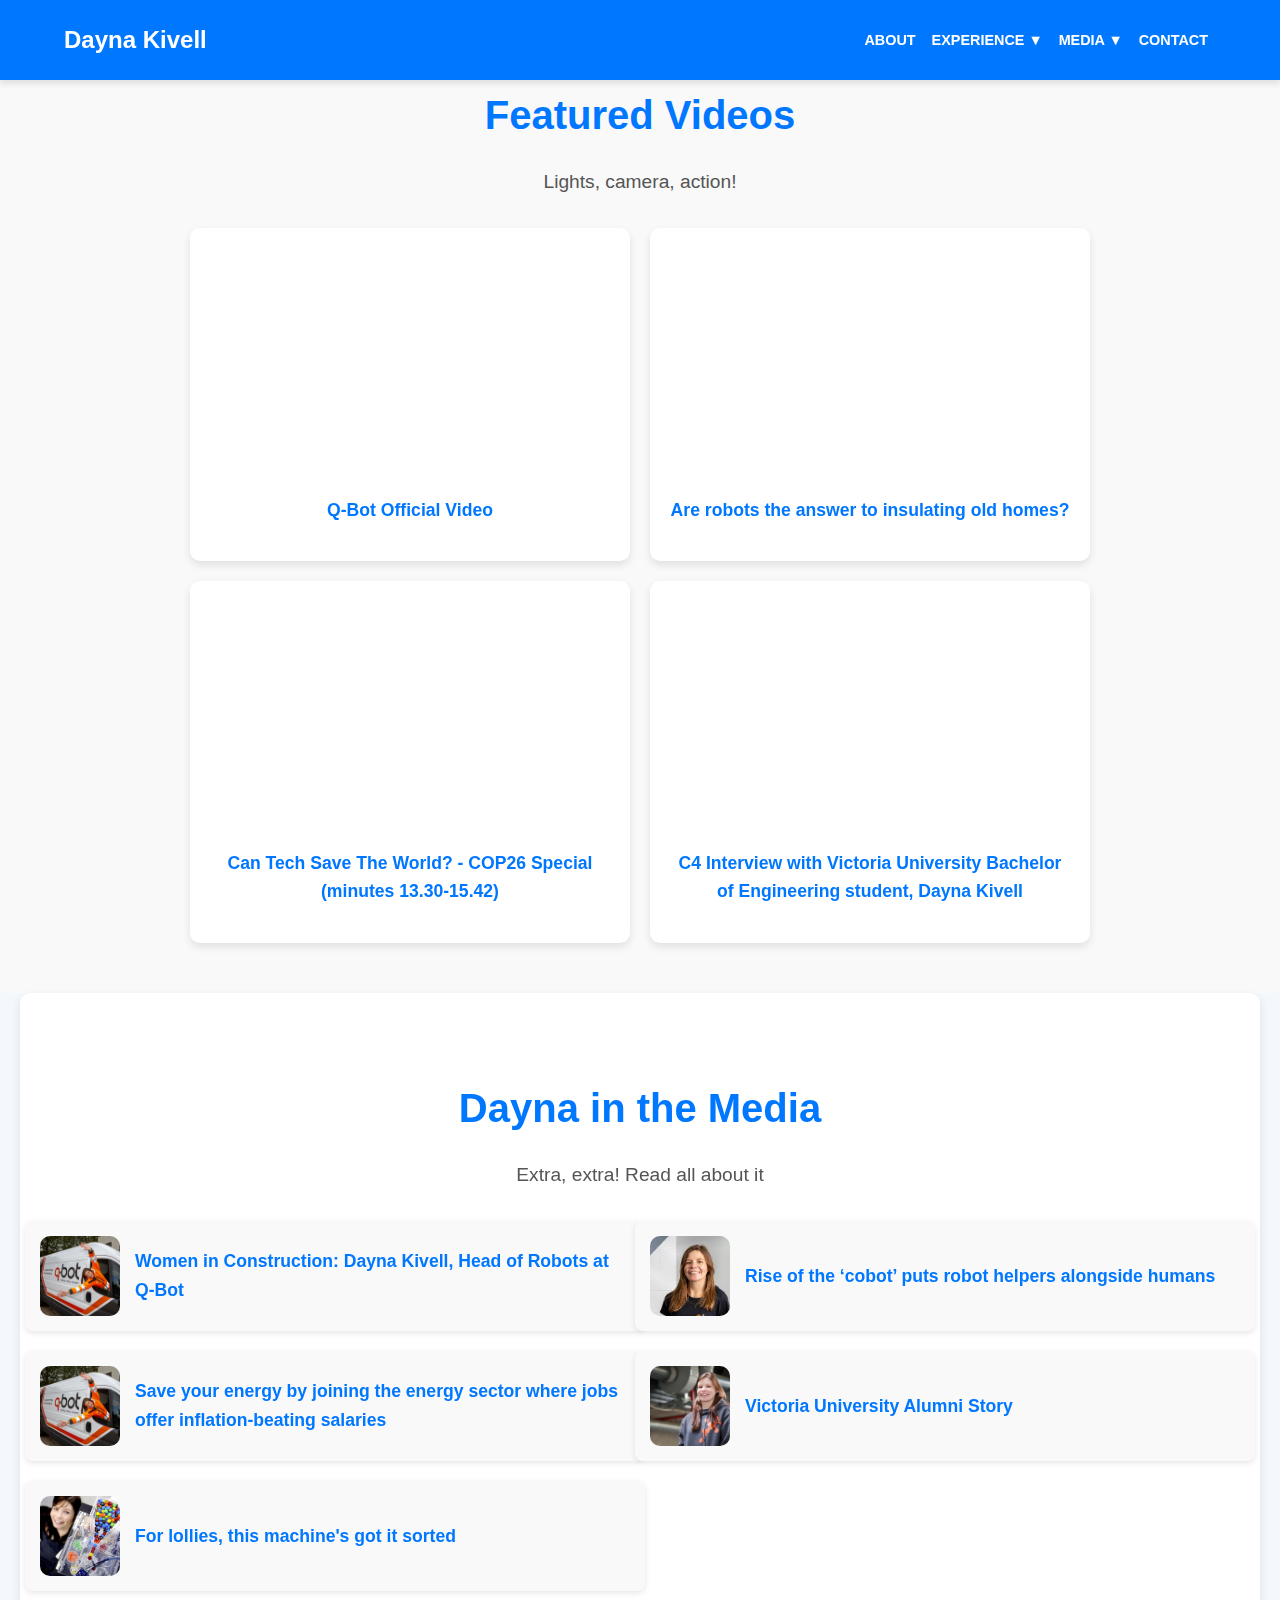
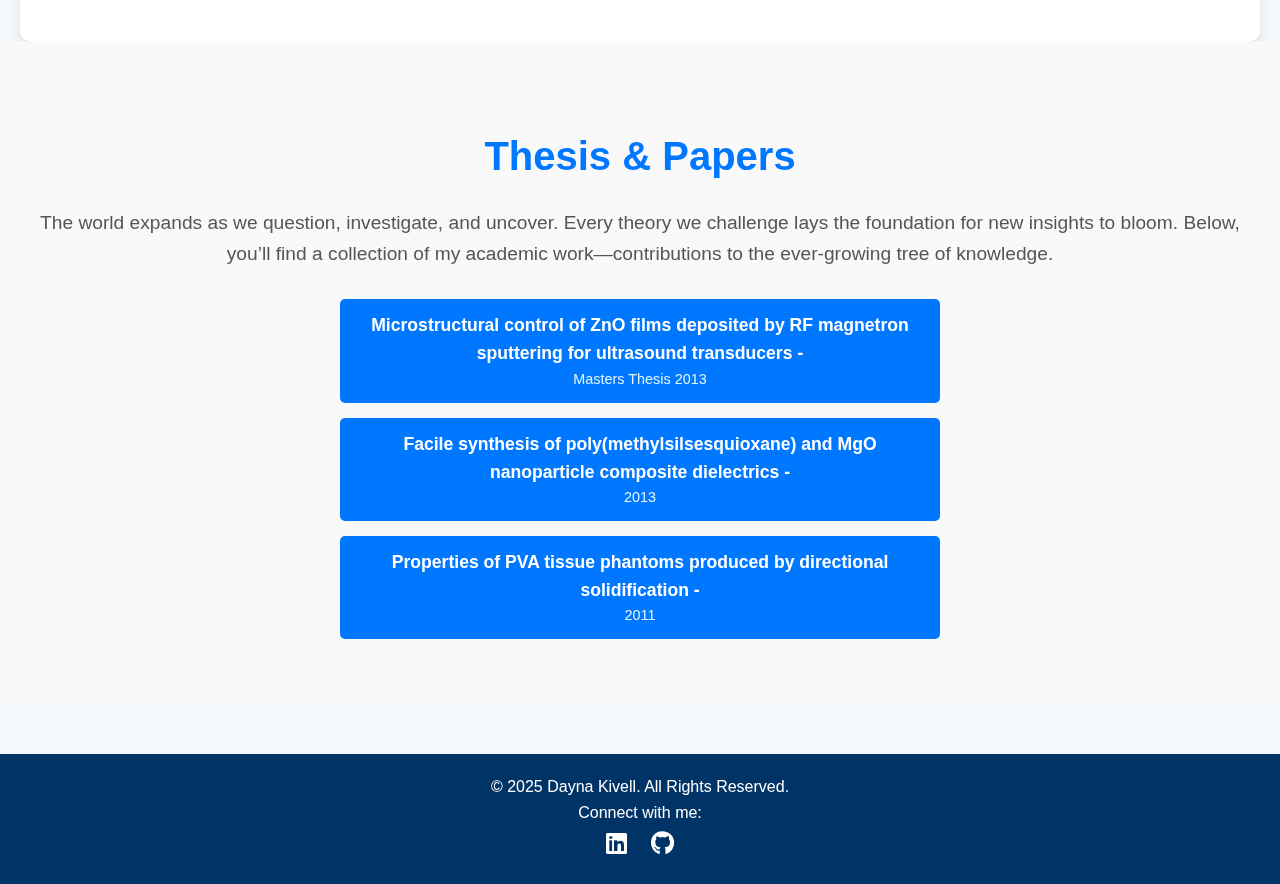
<file: videos.html>
<!DOCTYPE html>
<html lang="en">

<head>
  <meta charset="UTF-8">
  <meta name="viewport" content="width=device-width, initial-scale=1.0">
  <title>Featured Videos, Media Articles, and Papers</title>
  <link rel="stylesheet" href="styles.css">
  <link rel="icon" type="image/png" href="images/favicon.png">
  <link rel="stylesheet" href="https://cdnjs.cloudflare.com/ajax/libs/font-awesome/6.5.1/css/all.min.css">
</head>

<body>
  <header>
    <nav class="navbar">
      <div class="logo">
        <a href="index.html" class="logo-link">Dayna Kivell</a>
      </div>
      <!-- Hamburger Button -->
      <button class="hamburger" aria-label="Toggle navigation">
        <span class="bar"></span>
        <span class="bar"></span>
        <span class="bar"></span>
      </button>
      <!-- Navigation Links -->
      <ul class="nav-links">
        <li><a href="about.html">About</a></li>
        <li class="dropdown">
          <a href="experience.html" class="dropdown-link" data-toggle="dropdown">Experience <span class="dropdown-indicator">▼</span></a>
          <ul class="dropdown-menu">
            <li><a href="experience.html#leadership-and-team-development">Leadership & Team Development</a></li>
            <li><a href="experience.html#technical-innovation-prototyping">Technical Innovation & Prototyping</a></li>
            <li><a href="experience.html#engineering-intelligence">Engineering Intelligence & Operational Strategy</a></li>
            <li><a href="experience.html#outreach-and-stem-engagement">Inspiring the Next Generation: Outreach</a></li>
          </ul>
        </li>
        <li class="dropdown">
          <a href="videos.html" class="dropdown-link" data-toggle="dropdown">Media <span class="dropdown-indicator">▼</span></a>
          <ul class="dropdown-menu">
            <li><a href="#videos">Videos</a></li>
            <li><a href="#media-articles">Media Articles</a></li>
            <li><a href="#papers">Thesis & Papers</a></li>
          </ul>
        </li>
        <li><a href="index.html#contact">Contact</a></li>
      </ul>
    </nav>
  </header>
    

  <main>
 <section id="videos">
  <h2>Featured Videos</h2>
  <p class="intro-text">Lights, camera, action!</p>
  <div class="video-grid">
    <div class="video">
      <iframe src="https://www.youtube.com/embed/OGahHbR8eSk?si=0cl2QqFVKLzo8PwJ" 
              title="YouTube video player" frameborder="0" allow="accelerometer; autoplay; clipboard-write; encrypted-media; gyroscope; picture-in-picture" 
              allowfullscreen></iframe>
      <p class="video-title">Q-Bot Official Video</p>
    </div>
    <div class="video">
      <iframe  src="https://www.youtube.com/embed/DyuTVOYrcVU?si=xgc2Cqko7V2M5HQV" 
              title="YouTube video player" frameborder="0" allow="accelerometer; autoplay; clipboard-write; encrypted-media; gyroscope; picture-in-picture" 
              allowfullscreen></iframe>
      <p class="video-title">Are robots the answer to insulating old homes?</p>
    </div>
    <div class="video">
      <iframe src="https://www.youtube.com/embed/VhWGZtqh5ao?si=7H93FpBozYhS8mCM" 
              title="YouTube video player" frameborder="0" allow="accelerometer; autoplay; clipboard-write; encrypted-media; gyroscope; picture-in-picture" 
              allowfullscreen></iframe>
      <p class="video-title">Can Tech Save The World? - COP26 Special (minutes 13.30-15.42)</p>
    </div>
    <div class="video">
      <iframe src="https://www.youtube.com/embed/V1j6W8d6SY8?si=dI3pfdd3jPdkbbeS" 
              title="YouTube video player" frameborder="0" allow="accelerometer; autoplay; clipboard-write; encrypted-media; gyroscope; picture-in-picture" 
              allowfullscreen></iframe>
      <p class="video-title">C4 Interview with Victoria University Bachelor of Engineering student, Dayna Kivell</p>
    </div>
  </div>
</section>


    <section id="media-articles">
      <h2>Dayna in the Media</h2>
      <p>Extra, extra! Read all about it</p>
        <div class="media-grid">
        <div class="media-item">
          <img src="images/women-in-construction.JPG" alt="Women in Construction">
          <a href="https://medium.com/@DestinationZero/women-in-construction-dayna-kivell-head-of-robots-at-q-bot-46cff80e42fc" target="_blank">Women in Construction: Dayna Kivell, Head of Robots at Q-Bot</a>
        </div>
        <div class="media-item">
          <img src="images/cobot.jpg" alt="Rise of the cobot">
          <a href="https://www.thetimes.com/article/rise-of-the-cobot-puts-robot-helpers-alongside-humans-6qgjn36bl" target="_blank">Rise of the ‘cobot’ puts robot helpers alongside humans</a>
        </div>
        <div class="media-item">
          <img src="images/women-in-construction.JPG" alt="Energy sector">
          <a href="https://www.thesun.co.uk/money/19820277/energy-sector-jobs-offer-inflation-salaries/" target="_blank">Save your energy by joining the energy sector where jobs offer inflation-beating salaries</a>
        </div>
        <div class="media-item">
          <img src="images/victoria-alumni.jpg" alt="Victoria Alumni">
          <a href="https://ecs.wgtn.ac.nz/Groups/Alumni/AlumniStoriesDaynaKivell" target="_blank">Victoria University Alumni Story</a>
        </div>
        <div class="media-item">
          <img src="images/for-lollies.JPG" alt="For lollies">
          <a href="https://www.stuff.co.nz/technology/5023259/For-lollies-this-machines-got-it-sorted?videoId=6337040765112" target="_blank">For lollies, this machine's got it sorted</a>
        </div>
      </div>
    </section>
    
    
    <section id="papers">
      <h2>Thesis & Papers</h2>
      <p>The world expands as we question, investigate, and uncover. Every theory we challenge lays the foundation for new insights to bloom. Below, you’ll find a collection of my academic work—contributions to the ever-growing tree of knowledge.</p>
      <ul class="papers-list">
        <li>
          <a href="dayna-kivell-thesis.pdf" target="_blank" class="paper-button">
            Microstructural control of ZnO films deposited by RF magnetron sputtering for ultrasound transducers - <span>Masters Thesis 2013</span>
          </a>
        </li>
        <li>
          <a href="https://www.cambridge.org/core/journals/journal-of-materials-research/article/abs/facile-synthesis-of-polymethylsilsesquioxane-and-mgo-nanoparticle-composite-dielectrics/3130E3F2A49BECF20D1AE7E50B0D739E" target="_blank" class="paper-button">
            Facile synthesis of poly(methylsilsesquioxane) and MgO nanoparticle composite dielectrics - <span>2013</span>
          </a>
        </li>
        <li>
          <a href="https://ieeexplore.ieee.org/document/6293505" target="_blank" class="paper-button">
            Properties of PVA tissue phantoms produced by directional solidification - <span>2011</span>
          </a>
        </li>
      </ul>
    </section>
    
    

  </main>

  <footer>
    <p>© 2025 Dayna Kivell. All Rights Reserved.</p>
    <p>Connect with me:</p>
        <div class="social-links">
            <a href="https://linkedin.com/in/dayna-kivell-681b947b/" target="_blank"><i class="fab fa-linkedin"></i></a>
            <a href="https://github.com/DaynaKivell" target="_blank"><i class="fab fa-github"></i></a>
        </div>
  </footer>

  
  <script src="scripts.js"></script> <!-- JavaScript file to handle dropdown toggle -->
</body>

</html>
</file>
<file: styles.css>
/* Global Styles */
body {
  font-family: 'Arial', sans-serif;
  line-height: 1.6;
  margin: 0;
  padding: 0;
  color: #333;
  background-color: #f4f7fb;
  box-sizing: border-box; /* Include padding/borders in total width/height calculations */
}

/* Header and Navigation */
header {
  background-color: #0077ff;
  color: white;
  padding: 1.3rem 0;
  position: fixed;
  top: 0;
  width: 100%;
  z-index: 1000;
  box-shadow: 0 4px 6px rgba(0, 0, 0, 0.1);
  margin: 0;
}

/* Navbar */
.navbar {
  display: flex;
  justify-content: space-between;
  align-items: center;
  max-width: 90%; /* Change fixed width to percentage */
  margin: 0 auto;
  padding: 0 20px;
}

/* Logo */
.logo a {
  font-size: 1.5rem;
  font-weight: bold;
  color: white;
  text-decoration: none;
}

/* Navigation Links */
.nav-links {
  list-style: none;
  display: flex;
  margin: 0;
  padding: 0;
}

.nav-links li {
  margin: 0 8px;
}

.nav-links a {
  color: white;
  text-decoration: none;
  font-weight: bold;
  text-transform: uppercase;
  font-size: 0.9rem;
}

.nav-links a:hover {
  border-bottom: 2px solid white;
}

/* Dropdown Menu */
.nav-links .dropdown-menu {
  display: none; /* Hide dropdown initially */
  background-color: #0077ff;
  padding: 1rem;
  box-shadow: 0 4px 6px rgba(0, 0, 0, 0.1);
}

/* Show the dropdown menu when active */
.nav-links .dropdown-menu.active {
  display: block;
}

/* Hamburger Button */
.hamburger {
  display: none; /* Hidden by default (for larger screens) */
  flex-direction: column;
  justify-content: space-between;
  width: 30px;
  height: 22px;
  background: none;
  border: none;
  cursor: pointer;
  z-index: 1100;
}

.hamburger .bar {
  height: 3px;
  width: 100%;
  background-color: white;
  border-radius: 3px;
  transition: all 0.3s ease;
}

/* Show Hamburger on Small Screens */
@media (max-width: 768px) {
  .hamburger {
    display: flex;
  }

  .nav-links {
    display: none; /* Hide nav by default */
    flex-direction: column; /* Stack links vertically */
    position: absolute;
    top: 100%;
    left: 0;
    width: 100%; /* Full width dropdown */
    background-color: #0077ff; /* Match header color */
    padding: 1rem 0;
    box-shadow: 0 4px 6px rgba(0, 0, 0, 0.1);
    margin: 0; /* Remove default margin */
  }

  .nav-links.active {
    display: flex; /* Show menu when active */
    justify-content: center; /* Center the links NEW*/
  }

  .nav-links li {
    margin: 10px 0;
  }

  .nav-links a {
    font-size: 1rem;
    text-align: center;
  }

  .navbar {
    flex-wrap: wrap;
  }

  .logo a {
    font-size: 1.3rem;
  }
}

/* Mobile-specific Adjustments (Phones) */
@media (max-width: 480px) {
  header {
    padding: 1rem 0;
  }

  .logo a {
    font-size: 1.1rem;
  }

  .nav-links a {
    font-size: 0.8rem;
  }

  .nav-links .dropdown-menu {
    width: 100%;
  }
}

header + * {
  margin: 0;
  padding: 0;
}


/* Hero Section */
#hero {
  text-align: center;
  padding: 50px 20px;
  background: linear-gradient(135deg, #0077ff, #00d2ff); /* Blue gradient */
  color: white;
  position: relative;
  margin-bottom: 50px;
}

#hero .image-container {
  display: grid;
  grid-template-columns: 2fr 1fr 1fr; /* Larger left column, smaller middle and right columns */
  grid-template-rows: 1fr 1fr; /* Two rows of equal height */
  gap: 10px; /* Adds spacing between the images */
  max-width: 1000px; /* Limit the width of the hero section */
  margin: 0 auto; /* Center the grid */
}

#hero .image-container img {
  width: 100%;
  height: 100%;
  object-fit: cover; /* Default scaling */
  border-radius: 8px; /* Optional rounded corners */
}

/* Specific Image Layout */
#hero .image-container .bottom {
  grid-column: 1 / span 2; /* Spans across all columns */
  grid-row: 2; /* Second row */
  aspect-ratio: 16 / 9; /* Maintain a widescreen aspect ratio */
}

#hero .image-container .top-left {
  grid-column: 1; /* First column */
  grid-row: 1; /* First row */
  aspect-ratio: 4 / 3; /* A squarer aspect ratio */
}

#hero .image-container .top-right {
  grid-column: 2; /* Second column */
  grid-row: 1; /* First row */
  aspect-ratio: 1 / 1; /* A perfect square */
  object-fit: cover; /* Ensures the entire image is visible */
  border-radius: 8px; /* Optional rounded corners */
}


#hero .image-container .right {
  grid-column: 3; /* Third column */
  grid-row: 1 / span 2; /* Spans across two rows */
  aspect-ratio: 3 / 4; /* Portrait-style aspect ratio */
}

/* Desktop-specific adjustments */
@media (min-width: 768px) {
  #hero .image-container {
    grid-template-columns: 1fr 1fr 1fr; /* Ensure 3 equal columns on tablets */
    max-width: 50%; /* Ensure images are more compact in desktop view */
  }
  
  #hero {
    padding: 80px 20px; /* Larger padding for desktop */
  }
}


/* Mobile-specific adjustments */
@media (max-width: 480px) {
  #hero {
    padding: 60px 10px; /* Smaller padding on mobile */
  }

  #hero .image-container {
    display: grid;
    grid-template-columns: repeat(3, 1fr); /* 3 columns */
    grid-template-rows: auto; /* Automatically adjust row heights */
    gap: 10px; /* Adds spacing between the images */
    max-width: 100%; /* Ensure it fits on smaller screens */
  }

  /* Specific Image Layout */
  #hero .image-container .bottom {
    grid-column: 1 / span 2; /* Spans across all columns */
    grid-row: 2; /* Second row */
    aspect-ratio: 16 / 9; /* Maintain a widescreen aspect ratio */
  }

  #hero .image-container .top-left {
    grid-column: 1; /* First column */
    grid-row: 1; /* First row */
    aspect-ratio: 4 / 3; /* A squarer aspect ratio */
  }

  #hero .image-container .top-right {
    grid-column: 2; /* Second column */
    grid-row: 1; /* First row */
    aspect-ratio: 1 / 1; /* A perfect square */
    object-fit: cover; /* Ensures the entire image is visible */
    border-radius: 8px; /* Optional rounded corners */
  }
  

  #hero .image-container .right {
    grid-column: 3; /* Third column */
    grid-row: 1 / span 2; /* Spans across two rows */
    aspect-ratio: 3 / 4; /* Portrait-style aspect ratio */
  }
}

/* About Section */
#about {
  padding: 60px 20px;
  background-color: #fff;
  text-align: center;
}

#about h2 {
  font-size: 2.5rem;
  color: #0077ff;
  margin-bottom: 20px;
}

#about p {
  font-size: 1.1rem;
  color: #555;
  line-height: 1.8;
  margin-bottom: 30px;
  text-align: justify;
}

#about ul {
  list-style: disc;
  text-align: justify;
  max-width: 1000px;
  margin: 20px auto;
  padding-left: 40px;
  color: #555;
  font-size: 1rem;
}

#about ul li {
  margin-bottom: 10px;
  
}

#about ol {
  list-style: decimal;
  text-align: justify;
  max-width: 1000px;
  margin: 20px auto;
  padding-left: 40px;
  color: #555;
  font-size: 1rem;
}

#about ol li {
  margin-bottom: 20px;
}

#about ol li strong {
  color: #0077ff;
}

/* What I Bring to the Table Section */
#what-i-bring {
  padding: 60px 20px;
  background-color: #f9f9f9; /* Light gray background */
  text-align: center;
}

#what-i-bring h2 {
  font-size: 2.5rem;
  color: #0077ff; /* Primary Blue */
  margin-bottom: 20px;
}

.skills-grid {
  display: grid;
  grid-template-columns: repeat(auto-fit, minmax(250px, 1fr)); /* Responsive grid */
  gap: 20px;
  margin-top: 30px;
}

.skill-item {
  background-color: #fff;
  padding: 20px;
  border-radius: 10px;
  box-shadow: 0 4px 8px rgba(0, 0, 0, 0.1);
  text-align: center;
}

.skill-item h3 {
  color: #0077ff; /* Primary Blue */
  font-size: 1.5rem;
  margin-bottom: 10px;
}

.skill-item p {
  color: #555;
  font-size: 1rem;
  line-height: 1.6;
}



.cta-button {
    display: inline-block;
    padding: 12px 25px;
    background-color: #fff;
    color: #0077ff; /* Primary Blue */
    text-decoration: none;
    font-weight: bold;
    border-radius: 5px;
    transition: background-color 0.3s ease;
}

.cta-button:hover {
    background-color: #00d2ff; /* Light Blue */
    color: white;
}

/* Contact Section */
#contact {
    background: linear-gradient(135deg, #0077ff, #00d2ff); /* Blue gradient */
    color: white;
    padding: 20px 20px;
    text-align: center;
    border-radius: 10px;
    box-shadow: 0 4px 15px rgba(0, 0, 0, 0.2);
    max-width: 600px;
    margin: 40px auto;
}

#contact h2 {
    font-size: 2.5rem;
    margin-bottom: 10px;
}

#contact form {
    display: flex;
    flex-direction: column;
    gap: 15px;
}

#contact label {
    font-size: 1rem;
    font-weight: bold;
    text-align: left;
}

#contact input,
#contact textarea {
    width: 100%;
    padding: 8px;
    border: none;
    border-radius: 5px;
    font-size: 0.9rem;
    outline: none;
    box-shadow: 0 2px 4px rgba(0, 0, 0, 0.1);
}

#contact button {
    padding: 8px 15px;
    background-color: #fff;
    color: #0077ff; /* Primary Blue */
    border: none;
    border-radius: 5px;
    font-size: 1rem;
    font-weight: bold;
    cursor: pointer;
    transition: all 0.3s ease;
}

#contact button:hover {
    background-color: #00d2ff; /* Light Blue */
    color: white;
}

@media (max-width: 480px) {
  #contact input, #contact textarea {
    padding: 3px; /* Increase padding for better touch support */
  }
}


/* Videos Section */
#videos {
  padding: 50px 20px;
  background-color: #f9f9f9;
  text-align: center;
}

#videos h2 {
  font-size: 2.5rem;
  color: #0077ff;
  margin-bottom: 20px;
}

.intro-text {
  font-size: 1.2rem;
  color: #555;
  margin: 0 auto 30px;
  max-width: 600px;
}

/* Use Flexbox for better alignment */
.video-grid {
  display: flex;
  flex-wrap: wrap;
  justify-content: center;
  gap: 20px; /* Space between videos */
}

/* Video container */
.video {
  background-color: #fff;
  padding: 20px;
  border-radius: 10px;
  box-shadow: 0 4px 8px rgba(0, 0, 0, 0.1);
  text-align: center;
  width: calc(50% - 20px); /* Each video takes half width minus gap */
  max-width: 400px;
  transition: transform 0.3s ease-in-out, box-shadow 0.3s ease-in-out;
}

/* Hover Effect: Scale and shadow effect */
.video:hover {
  transform: scale(1.05); /* Zoom-in effect on hover */
  box-shadow: 0 8px 16px rgba(0, 0, 0, 0.2); /* Increase box-shadow on hover */
}

.video iframe {
  width: 100%;
  height: auto;
  aspect-ratio: 16 / 9; /* Keeps video aspect ratio */
  border-radius: 5px;
}

.video-title {
  color: #0077ff;
  font-weight: bold;
  font-size: 1.1rem;
  margin-top: 15px;
  transition: color 0.3s ease, text-decoration 0.3s ease;
}

.video-title:hover {
  color: #00d2ff;
  text-decoration: underline;
}

/* Mobile View: Stack videos in 1 column */
@media (max-width: 768px) {
  .video {
    width: 100%; /* Full width for small screens */
  }
}



/* Media Articles Section */
#media-articles {
  padding: 50px 20px;
  background-color: #ffffff;
  text-align: left;
  max-width: 1200px;
  margin: 0 auto;
  border-radius: 10px;
  box-shadow: 0 4px 10px rgba(0, 0, 0, 0.1);
}

#media-articles h2 {
  font-size: 2.5rem;
  color: #0077ff;
  margin-bottom: 20px;
  text-align: center;
}

#media-articles p {
  font-size: 1.2rem;
  color: #555;
  max-width: 900px;
  margin: 0 auto 30px;
  text-align: center;
}

/* Updated media grid for better spacing and alignment */
.media-grid {
  display: grid;
  grid-template-columns: repeat(2, 1fr); /* 2 columns on desktop */
  gap: 20px;
  grid-template-rows: auto; /* Automatically adjust rows */
  justify-items: center; /* Center items horizontally */
}

@media (max-width: 768px) {
  .media-grid {
    grid-template-columns: 1fr; /* Stack the items into 1 column for mobile */
  }
}

.media-item {
  display: flex;
  flex-direction: row; /* Aligns the image and text horizontally */
  align-items: center;
  background-color: #f9f9f9;
  padding: 15px;
  border-radius: 8px;
  box-shadow: 0 2px 6px rgba(0, 0, 0, 0.1);
  transition: transform 0.3s ease, box-shadow 0.3s ease;
  width: 100%;
}

.media-item:hover {
  transform: translateY(-5px);
  box-shadow: 0 4px 12px rgba(0, 0, 0, 0.15);
}

/* Style for the image inside the media item */
.media-item img {
  width: 80px;
  height: 80px;
  border-radius: 10px;
  margin-right: 15px;
  object-fit: cover;
}

.media-item a {
  color: #0077ff;
  text-decoration: none;
  font-weight: bold;
  font-size: 1.1rem;
  transition: color 0.3s ease, text-decoration 0.3s ease;
}

.media-item a:hover {
  color: #00d2ff;
  text-decoration: underline;
}

.media-item p {
  margin: 0;
  color: #555;
  font-size: 1rem;
}

/* Additional Mobile Adjustments */
@media (max-width: 768px) {
  .media-item {
    padding: 10px;
    flex-direction: column; /* Stack image and text on top of each other */
    text-align: center; /* Center align text on smaller screens */
  }

  .media-item img {
    margin-right: 0;
    margin-bottom: 10px;
  }
}


#papers {
  padding: 50px 20px;
  background-color: #f9f9f9; /* Light gray background */
  text-align: center;
}

#papers h2 {
  font-size: 2.5rem;
  color: #0077ff; /* Primary Blue */
  margin-bottom: 20px;
}

#papers p {
  font-size: 1.2rem;
  color: #555;
  margin-bottom: 30px;
}

.papers-list {
  list-style: none;
  padding: 0;
  margin: 0 auto;
  max-width: 600px;
}

.papers-list li {
  margin: 15px 0;
}

.paper-button {
  display: inline-block;
  padding: 12px 25px;
  background-color: #0077ff; /* Primary Blue */
  color: white;
  text-decoration: none;
  font-size: 1.1rem;
  font-weight: bold;
  border-radius: 5px;
  transition: background-color 0.3s ease, transform 0.3s ease;
}

.paper-button:hover {
  background-color: #00d2ff; /* Light Blue */
  transform: translateY(-3px);
}

.paper-button span {
  display: block;
  font-size: 0.9rem;
  font-weight: normal;
  color: #e0f7ff; /* Lightened version of blue for contrast */
}


  /* About Section */
  #about {
    padding: 60px 20px;
    background-color: #fff;
    text-align: center;
  }
  
  #about h2 {
    font-size: 2.5rem;
    color: #0077ff; /* Primary Blue */
    margin-bottom: 20px;
  }
  
  .about-container {
    display: flex;
    flex-direction: column;
    align-items: center;
    justify-content: center;
    flex-wrap: wrap;
    gap: 80px;
    max-width: 1100px;
    margin: 0 auto;
    padding: 20px;
  }
  
  .about-image {
    flex: 0 0 auto;
    width: 200px;
    height: 200px;
    margin-bottom: 20px;
  }
  
  .about-image img {
    width: 100%;
    height: auto;
    object-fit: cover;
    border-radius: 10%; /* Curve the edges */
    
  }
  
  .about-content {
    flex: 1;
    max-width: auto;
    text-align: justify;
  }
  
  .about-content p {
    font-size: 1.2rem;
    color: #555;
    line-height: 1.6;
    margin-top: 20px;
    margin-bottom: 20px;
  }
  
  .cv-button {
    display: inline-block;
    padding: 12px 25px;
    background-color: #0077ff; /* Primary Blue */
    color: white;
    text-decoration: none;
    font-weight: bold;
    border-radius: 5px;
    transition: background-color 0.3s ease;
    margin-top: 10px;
  }
  
  .cv-button:hover {
    background-color: #00d2ff; /* Light Blue */
  }
  
  /* About Section Quote */
  .about-quote {
    margin-top: 10px;
    font-size: 1.5rem;
    font-style: italic;
    color: #555;
  }
  
  /* Responsive Design */
  @media (max-width: 768px) {
    .about-container {
        flex-direction: column;
        align-items: center;
    }
  
    .about-image {
        margin-bottom: 30px;
    }
  
    .about-content {
        text-align: justify;
    }
  }

  /* Off the Clock Adventures Section */
#off-the-clock-adventures {
  text-align: center;
  padding: 20px;
}
#off-the-clock-adventures h2 {
  font-size: 2.5rem;
  color: #0077ff; /* Primary Blue */
  margin-bottom: 20px;
}

/* Grid Layout */
.gallery-grid {
  display: grid;
  grid-template-columns: repeat(2, 1fr); /* 2 columns */
  grid-template-rows: auto auto auto; /* 3 rows */
  gap: 10px;
  max-width: 800px;
  margin: 0 auto;
}

/* Individual Grid Items */
.gallery-item {
  overflow: hidden;
  border-radius: 8px;
}

.gallery-item img, .gallery-item video {
  width: 100%;
  height: auto;
  display: block;
  border-radius: 8px;
}

/* Positioning Grid Items */
.football {
  grid-column: span 2; /* Spans 2 columns in row 1 */
}

.drum-solo {
  grid-column: 1;
  grid-row: 2;
}

.dune-buggy {
  grid-column: 2;
  grid-row: 2;
}

.video-wakesurfing {
  grid-column: span 2; /* Spans 2 columns in row 3 */
  grid-row: 3;
}

/* Example Box Styling for Experience */
.example {
  background-color: #ffffff;
  padding: 20px;
  border-radius: 10px;
  box-shadow: 0 4px 8px rgba(0, 0, 0, 0.1);
  margin: 30px auto;
  max-width: 800px;
}

.example h3 {
  color: #0077ff;
  font-size: 1.5rem;
  margin-bottom: 10px;
  text-align: left;
}

.example p {
  margin-bottom: 10px;
  text-align: left;
}

/* Image Container for Experience */
.image-container {
  display: flex;
  justify-content: center;
  margin-top: 20px;
}

.example-image {
  max-width: 100%;
  height: auto;
  border-radius: 10px;
  box-shadow: 0 4px 8px rgba(0, 0, 0, 0.2);
}

/* Responsive Adjustments for Experience Section */
@media (max-width: 768px) {
  #hero h1 {
    font-size: 2rem;
  }

  #hero p {
    font-size: 1rem;
  }

  section h2 {
    font-size: 1.8rem;
  }

  section p {
    font-size: 0.95rem;
  }

  .example {
    padding: 15px;
  }

  .example h3 {
    font-size: 1.3rem;
  }
}


footer {
    text-align: center;
    padding: 20px;
    background-color: #003366; /* Dark Blue */
    color: white;
    margin-top: 50px;
}

footer p {
    margin: 0;
}
.social-links a {
  color: white;
  font-size: 24px;
  margin: 0 10px;
  text-decoration: none;
}
</file>
